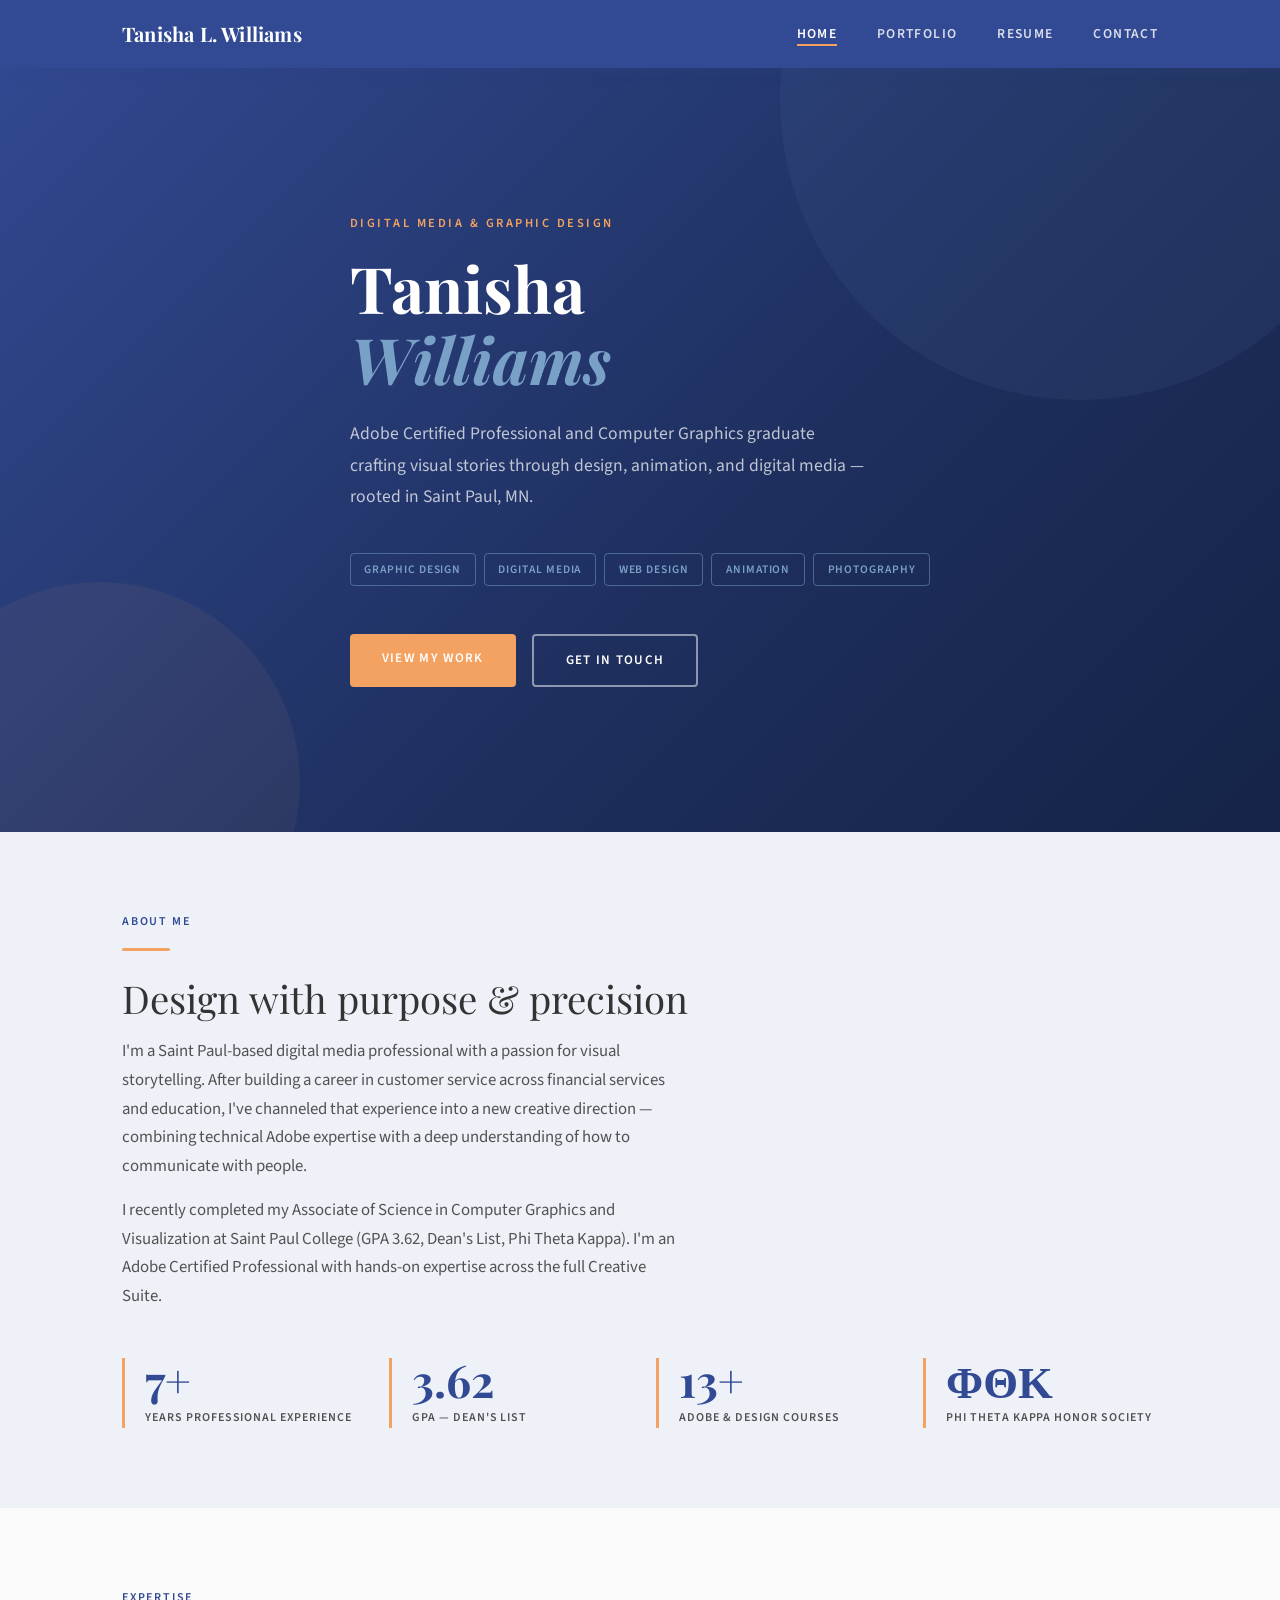
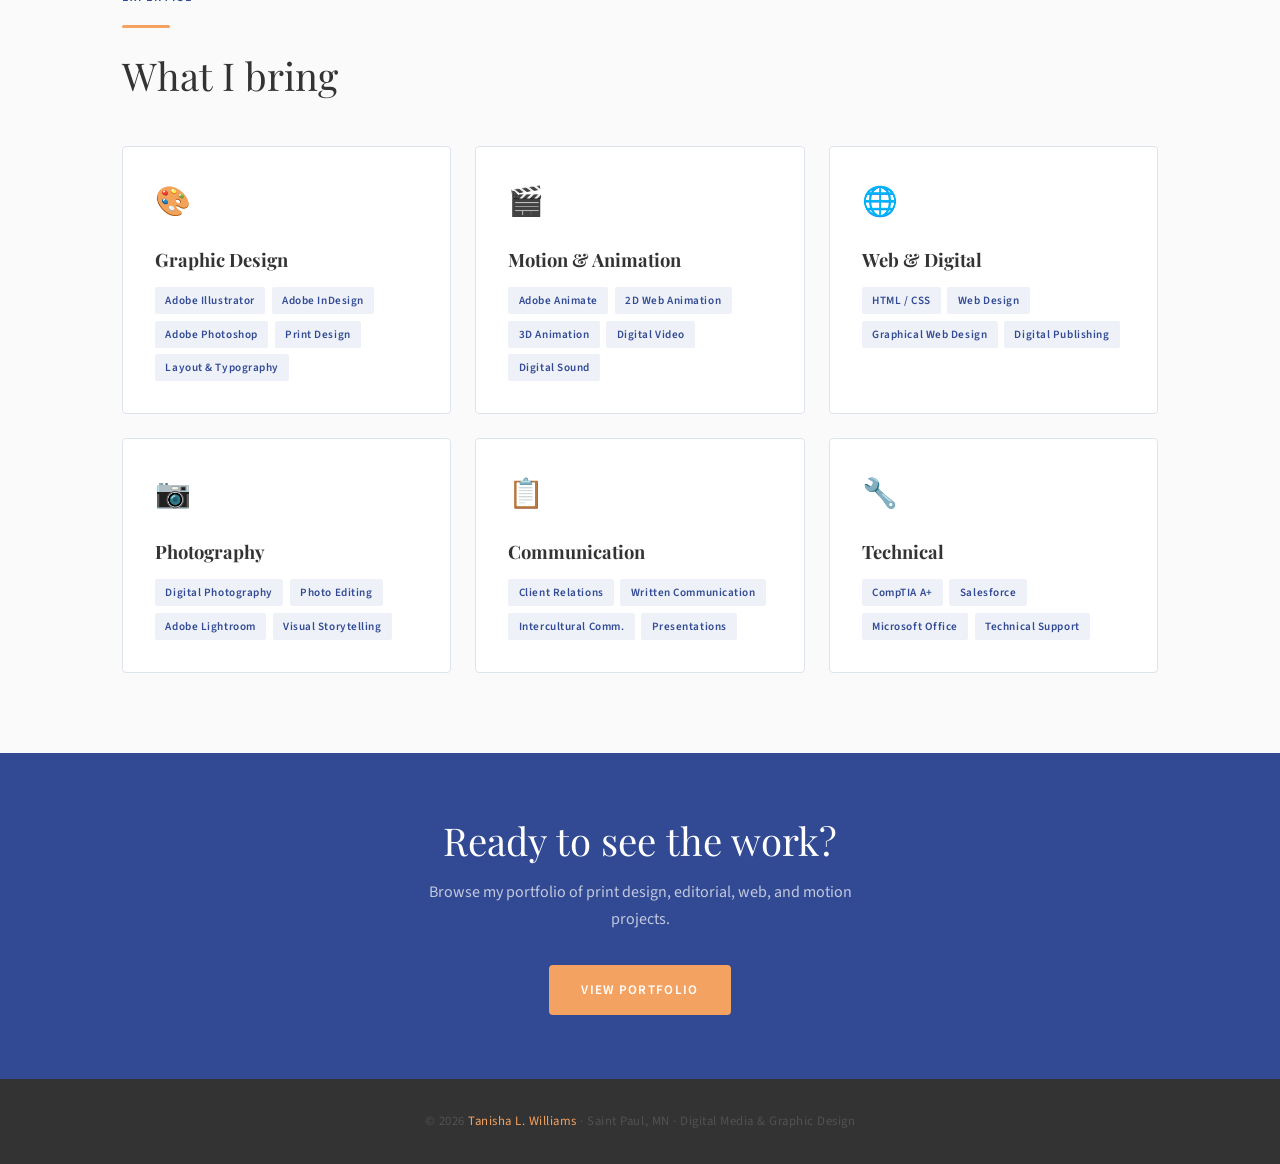
<file: index.html>
<!DOCTYPE html>
<html lang="en">
<head>
  <meta charset="UTF-8">
  <meta name="viewport" content="width=device-width, initial-scale=1.0">
  <title>Tanisha L. Williams — Digital Media Portfolio</title>
  <link rel="stylesheet" href="style.css">
</head>
<body>

  <!-- NAV -->
  <nav class="site-nav">
    <div class="container">
      <a href="index.html" class="nav-logo">Tanisha L. Williams</a>
      <ul class="nav-links">
        <li><a href="index.html" class="active">Home</a></li>
        <li><a href="portfolio.html">Portfolio</a></li>
        <li><a href="resume.html">Resume</a></li>
        <li><a href="contact.html">Contact</a></li>
      </ul>
      <button class="nav-hamburger" id="hamburger" aria-label="Open menu">
        <span></span><span></span><span></span>
      </button>
    </div>
  </nav>

  <!-- MOBILE MENU -->
  <div class="nav-mobile-menu" id="mobileMenu">
    <ul>
      <li><a href="index.html">Home</a></li>
      <li><a href="portfolio.html">Portfolio</a></li>
      <li><a href="resume.html">Resume</a></li>
      <li><a href="contact.html">Contact</a></li>
    </ul>
  </div>

  <!-- HERO -->
  <section class="hero page-top">
    <div class="container">
      <p class="hero-eyebrow">Digital Media &amp; Graphic Design</p>
      <h1>Tanisha<br><em>Williams</em></h1>
      <p class="hero-desc">Adobe Certified Professional and Computer Graphics graduate crafting visual stories through design, animation, and digital media — rooted in Saint Paul, MN.</p>
      <div class="hero-tags">
        <span class="tag">Graphic Design</span>
        <span class="tag">Digital Media</span>
        <span class="tag">Web Design</span>
        <span class="tag">Animation</span>
        <span class="tag">Photography</span>
      </div>
      <div class="hero-cta">
        <a href="portfolio.html" class="btn btn-primary">View My Work</a>
        <a href="contact.html" class="btn btn-outline">Get In Touch</a>
      </div>
    </div>
  </section>

  <!-- ABOUT -->
  <section class="page-section page-section--alt">
    <div class="container">
      <div class="section-header">
        <h4>About Me</h4>
        <div class="divider"></div>
        <h2>Design with purpose &amp; precision</h2>
        <p>I'm a Saint Paul-based digital media professional with a passion for visual storytelling. After building a career in customer service across financial services and education, I've channeled that experience into a new creative direction — combining technical Adobe expertise with a deep understanding of how to communicate with people.</p>
        <p>I recently completed my Associate of Science in Computer Graphics and Visualization at Saint Paul College (GPA 3.62, Dean's List, Phi Theta Kappa). I'm an Adobe Certified Professional with hands-on expertise across the full Creative Suite.</p>
      </div>
      <div class="stats-grid">
        <div class="stat-item">
          <div class="stat-number">7+</div>
          <div class="stat-label">Years Professional Experience</div>
        </div>
        <div class="stat-item">
          <div class="stat-number">3.62</div>
          <div class="stat-label">GPA — Dean's List</div>
        </div>
        <div class="stat-item">
          <div class="stat-number">13+</div>
          <div class="stat-label">Adobe &amp; Design Courses</div>
        </div>
        <div class="stat-item">
          <div class="stat-number">ΦΘΚ</div>
          <div class="stat-label">Phi Theta Kappa Honor Society</div>
        </div>
      </div>
    </div>
  </section>

  <!-- SKILLS -->
  <section class="page-section">
    <div class="container">
      <div class="section-header">
        <h4>Expertise</h4>
        <div class="divider"></div>
        <h2>What I bring</h2>
      </div>
      <div class="card-grid">
        <div class="card">
          <div class="card-icon">🎨</div>
          <h3>Graphic Design</h3>
          <ul class="skill-pills">
            <li>Adobe Illustrator</li>
            <li>Adobe InDesign</li>
            <li>Adobe Photoshop</li>
            <li>Print Design</li>
            <li>Layout &amp; Typography</li>
          </ul>
        </div>
        <div class="card">
          <div class="card-icon">🎬</div>
          <h3>Motion &amp; Animation</h3>
          <ul class="skill-pills">
            <li>Adobe Animate</li>
            <li>2D Web Animation</li>
            <li>3D Animation</li>
            <li>Digital Video</li>
            <li>Digital Sound</li>
          </ul>
        </div>
        <div class="card">
          <div class="card-icon">🌐</div>
          <h3>Web &amp; Digital</h3>
          <ul class="skill-pills">
            <li>HTML / CSS</li>
            <li>Web Design</li>
            <li>Graphical Web Design</li>
            <li>Digital Publishing</li>
          </ul>
        </div>
        <div class="card">
          <div class="card-icon">📷</div>
          <h3>Photography</h3>
          <ul class="skill-pills">
            <li>Digital Photography</li>
            <li>Photo Editing</li>
            <li>Adobe Lightroom</li>
            <li>Visual Storytelling</li>
          </ul>
        </div>
        <div class="card">
          <div class="card-icon">📋</div>
          <h3>Communication</h3>
          <ul class="skill-pills">
            <li>Client Relations</li>
            <li>Written Communication</li>
            <li>Intercultural Comm.</li>
            <li>Presentations</li>
          </ul>
        </div>
        <div class="card">
          <div class="card-icon">🔧</div>
          <h3>Technical</h3>
          <ul class="skill-pills">
            <li>CompTIA A+</li>
            <li>Salesforce</li>
            <li>Microsoft Office</li>
            <li>Technical Support</li>
          </ul>
        </div>
      </div>
    </div>
  </section>

  <!-- CTA STRIP -->
  <section style="background: var(--blue-dark); padding: 4rem 0; text-align: center;">
    <div class="container">
      <h2 style="color: var(--white); margin-bottom: 1rem;">Ready to see the work?</h2>
      <p style="color: rgba(255,255,255,0.7); margin-bottom: 2rem; max-width: 440px; margin-left: auto; margin-right: auto;">Browse my portfolio of print design, editorial, web, and motion projects.</p>
      <a href="portfolio.html" class="btn btn-primary">View Portfolio</a>
    </div>
  </section>

  <!-- FOOTER -->
  <footer class="site-footer">
    <p>© 2026 <span>Tanisha L. Williams</span> · Saint Paul, MN · Digital Media &amp; Graphic Design</p>
  </footer>

  <script>
    const hamburger = document.getElementById('hamburger');
    const mobileMenu = document.getElementById('mobileMenu');
    hamburger.addEventListener('click', () => {
      hamburger.classList.toggle('open');
      mobileMenu.classList.toggle('open');
    });
  </script>

</body>
</html>
</file>
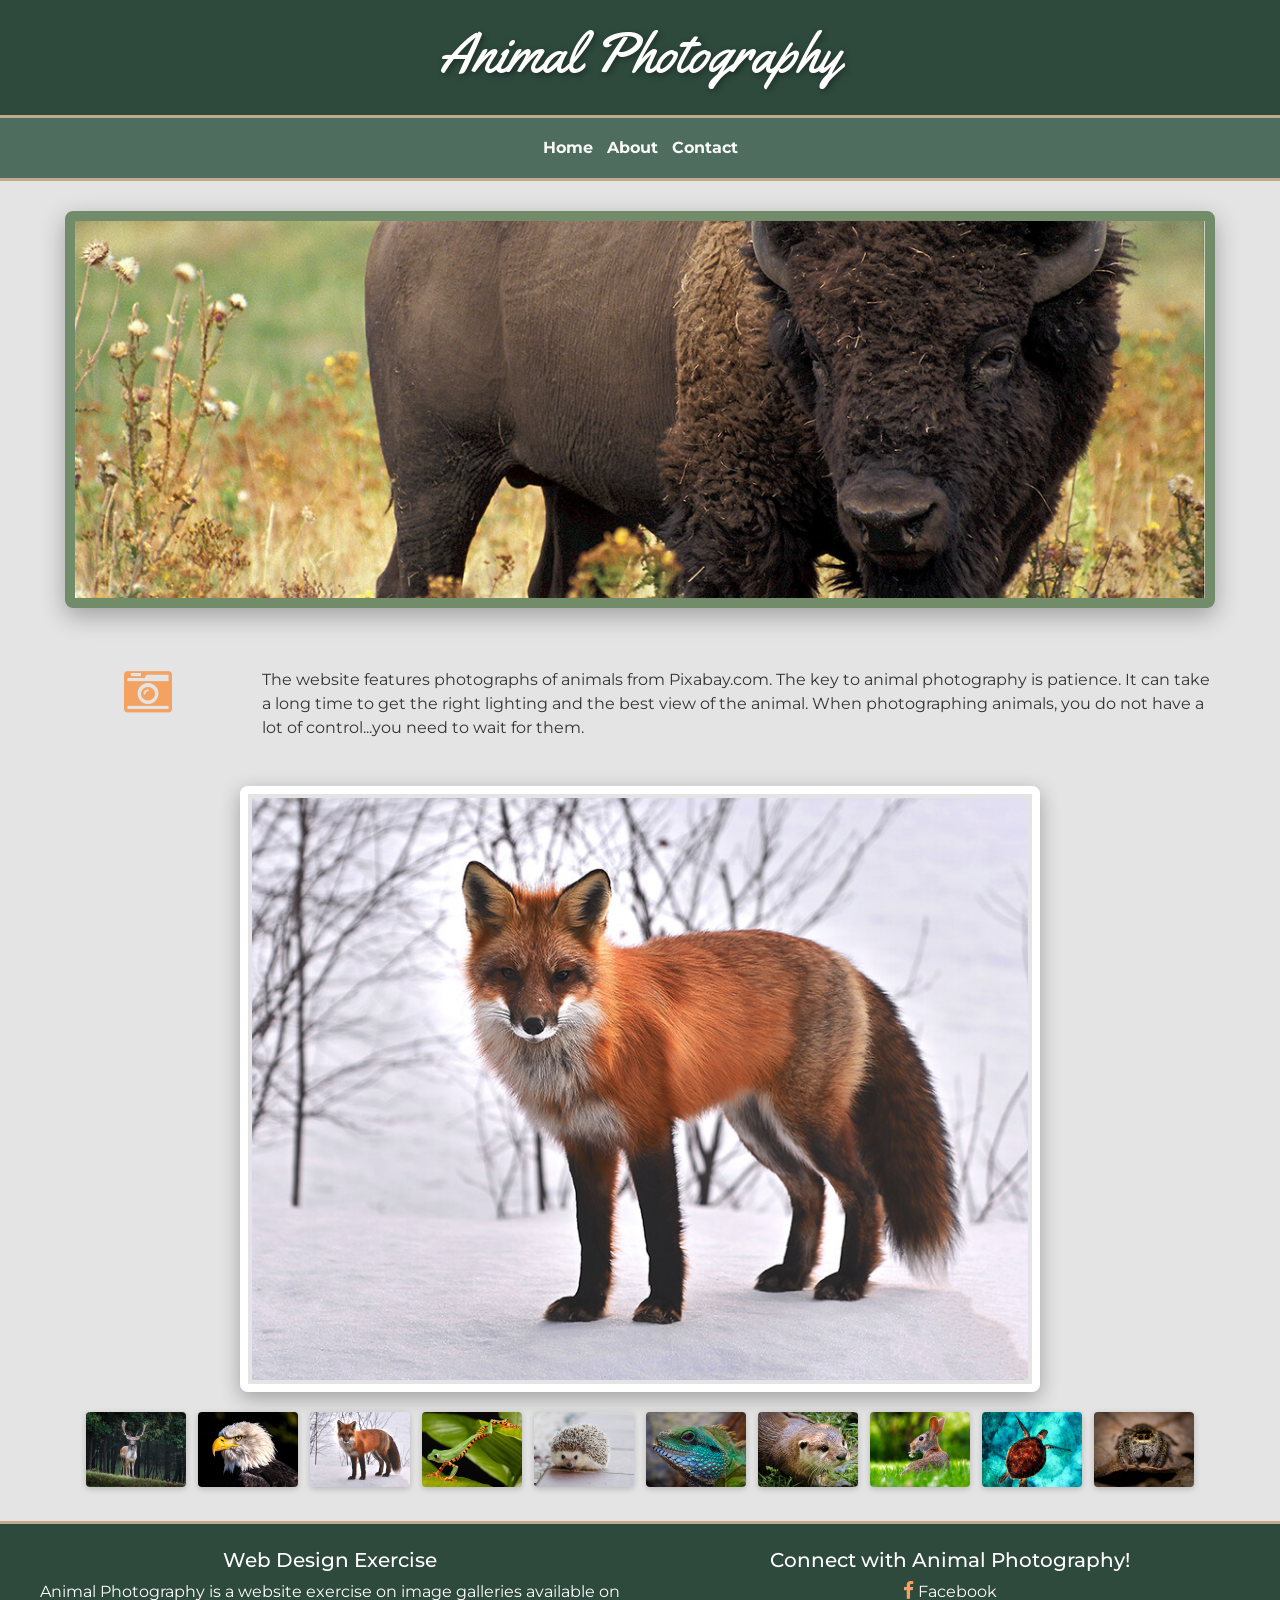
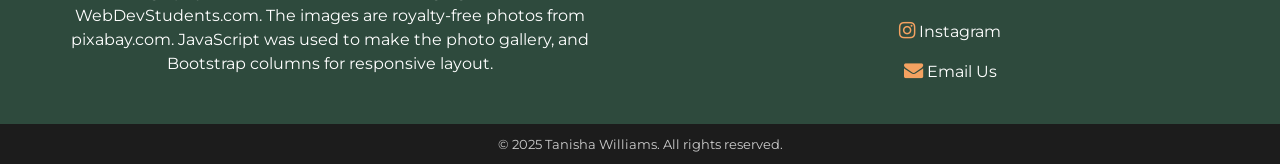
<file: animals/index.html>
<!DOCTYPE html>
<html lang="en">
<head>
	<meta charset="utf-8">
	<meta name="viewport" content="width=device-width, initial-scale=1, minimum-scale=1" />
	<meta name="description" content="This is an example of a meta description. This will often show up in search results so it is important to write a high quality description for each page of a website">
	<title>Animal Photography :: Home</title>
	<link href="https://fonts.googleapis.com/css2?family=Yellowtail&family=Montserrat:wght@400;700&display=swap" rel="stylesheet">
	<!-- Bootstrap Stylesheet-->
	<link rel="stylesheet" href="https://cdn.jsdelivr.net/npm/bootstrap@4.6.1/dist/css/bootstrap.min.css"> 
	<link rel="stylesheet" href="https://cdnjs.cloudflare.com/ajax/libs/font-awesome/4.7.0/css/font-awesome.min.css">
	<link rel="stylesheet" href="style.css">
</head>
<body>
	<header>
		<h1>Animal Photography</h1>
	</header>
	<nav>
		<ul>
  			<li><a href="index.html">Home</a></li>
    		<li><a href="about.html">About</a></li>
    		<li><a href="contact.html">Contact</a></li>
    	</ul>
	</nav>
	<main>
		<div class="container-fluid">

    <!-- bison hero image column -->
    <div class="row">
      <div class="col-sm-12">
        <img class="hero-image img-fluid" src="images/bison-hero.jpg" alt="Bison standing in a field" width="1200" height="400">
      </div>
    </div>

    <!-- Camera Icon and Text -->
    <div class="row icon-text-row">
      <div class="col-sm-2 text-center">
        <i class="fa fa-camera-retro fa-3x" aria-hidden="true"></i>
      </div>
      <div class="col-sm-10">
        <p>The website features photographs of animals from Pixabay.com. The key to animal photography is patience. It can take a long time to get the right lighting and the best view of the animal. When photographing animals, you do not have a lot of control...you need to wait for them.</p>
      </div>
    </div>

    <!-- this is the gallery -->
    
        <div class="row">
  <div class="col-sm-12">

    <div class="gallery">
      <!-- main image here -->
      <div class="preview">
        <img id="preview" src="images/fox.jpg" alt="Fox standing in snow" width="800" height="600">
      </div>

      <!-- thumbnail gallery -->
      <div class="gallery-thumbnails text-center">
        <img onclick="document.getElementById('preview').src=document.getElementById('img1').src" id="img1" src="images/deer.jpg" alt="Deer in the forest">
        <img onclick="document.getElementById('preview').src=document.getElementById('img2').src" id="img2" src="images/eagle.jpg" alt="Bald eagle in flight">
        <img onclick="document.getElementById('preview').src=document.getElementById('img3').src" id="img3" src="images/fox.jpg" alt="Fox standing in snow">
        <img onclick="document.getElementById('preview').src=document.getElementById('img4').src" id="img4" src="images/frog.jpg" alt="Green frog on a leaf">
        <img onclick="document.getElementById('preview').src=document.getElementById('img5').src" id="img5" src="images/hedgehog.jpg" alt="Hedgehog on a tile floor">
        <img onclick="document.getElementById('preview').src=document.getElementById('img6').src" id="img6" src="images/lizard.jpg" alt="Lizard on a rock">
        <img onclick="document.getElementById('preview').src=document.getElementById('img7').src" id="img7" src="images/otter.jpg" alt="Otter resting in grass">
        <img onclick="document.getElementById('preview').src=document.getElementById('img8').src" id="img8" src="images/rabbit.jpg" alt="Rabbit sitting with a flower">
        <img onclick="document.getElementById('preview').src=document.getElementById('img9').src" id="img9" src="images/seaturtle.jpg" alt="Sea turtle underwater">
        <img onclick="document.getElementById('preview').src=document.getElementById('img10').src" id="img10" src="images/spider.jpg" alt="Spider on a leaf">
      </div>
    </div>

  </div>
</div>
      </div>
    </div>

  </div>
	</main>
	<footer>
		<div class="container-fluid">

    <div class="row py-4 footer-top">
      <div class="col-sm-6">
        <h5>Web Design Exercise</h5>
        <p>
          Animal Photography is a website exercise on image galleries available on WebDevStudents.com.
          The images are royalty-free photos from pixabay.com. JavaScript was used to make the photo
          gallery, and Bootstrap columns for responsive layout.
        </p>
      </div>
      <div class="col-sm-6">
        <h5>Connect with Animal Photography!</h5>
        <p><i class="fa fa-facebook"></i> Facebook</p>
        <p><i class="fa fa-instagram"></i> Instagram</p>
        <p><i class="fa fa-envelope"></i> Email Us</p>
      </div>
    </div>

    <div class="row text-center py-2 footer-bottom">
      <div class="col-sm-12">
        <small>&copy; 2025 Tanisha Williams. All rights reserved.</small>
      </div>
    </div>

  </div>
	</footer>
	<!--jQuery, Popper, and Bootstrap Javascript files-->
<script src="https://cdn.jsdelivr.net/npm/jquery@3.6.0/dist/jquery.slim.min.js"></script>
<script src="https://cdn.jsdelivr.net/npm/popper.js@1.16.1/dist/umd/popper.min.js"></script>
<script src="https://cdn.jsdelivr.net/npm/bootstrap@4.6.1/dist/js/bootstrap.bundle.min.js"></script>

	
</body>
</html>
</file>
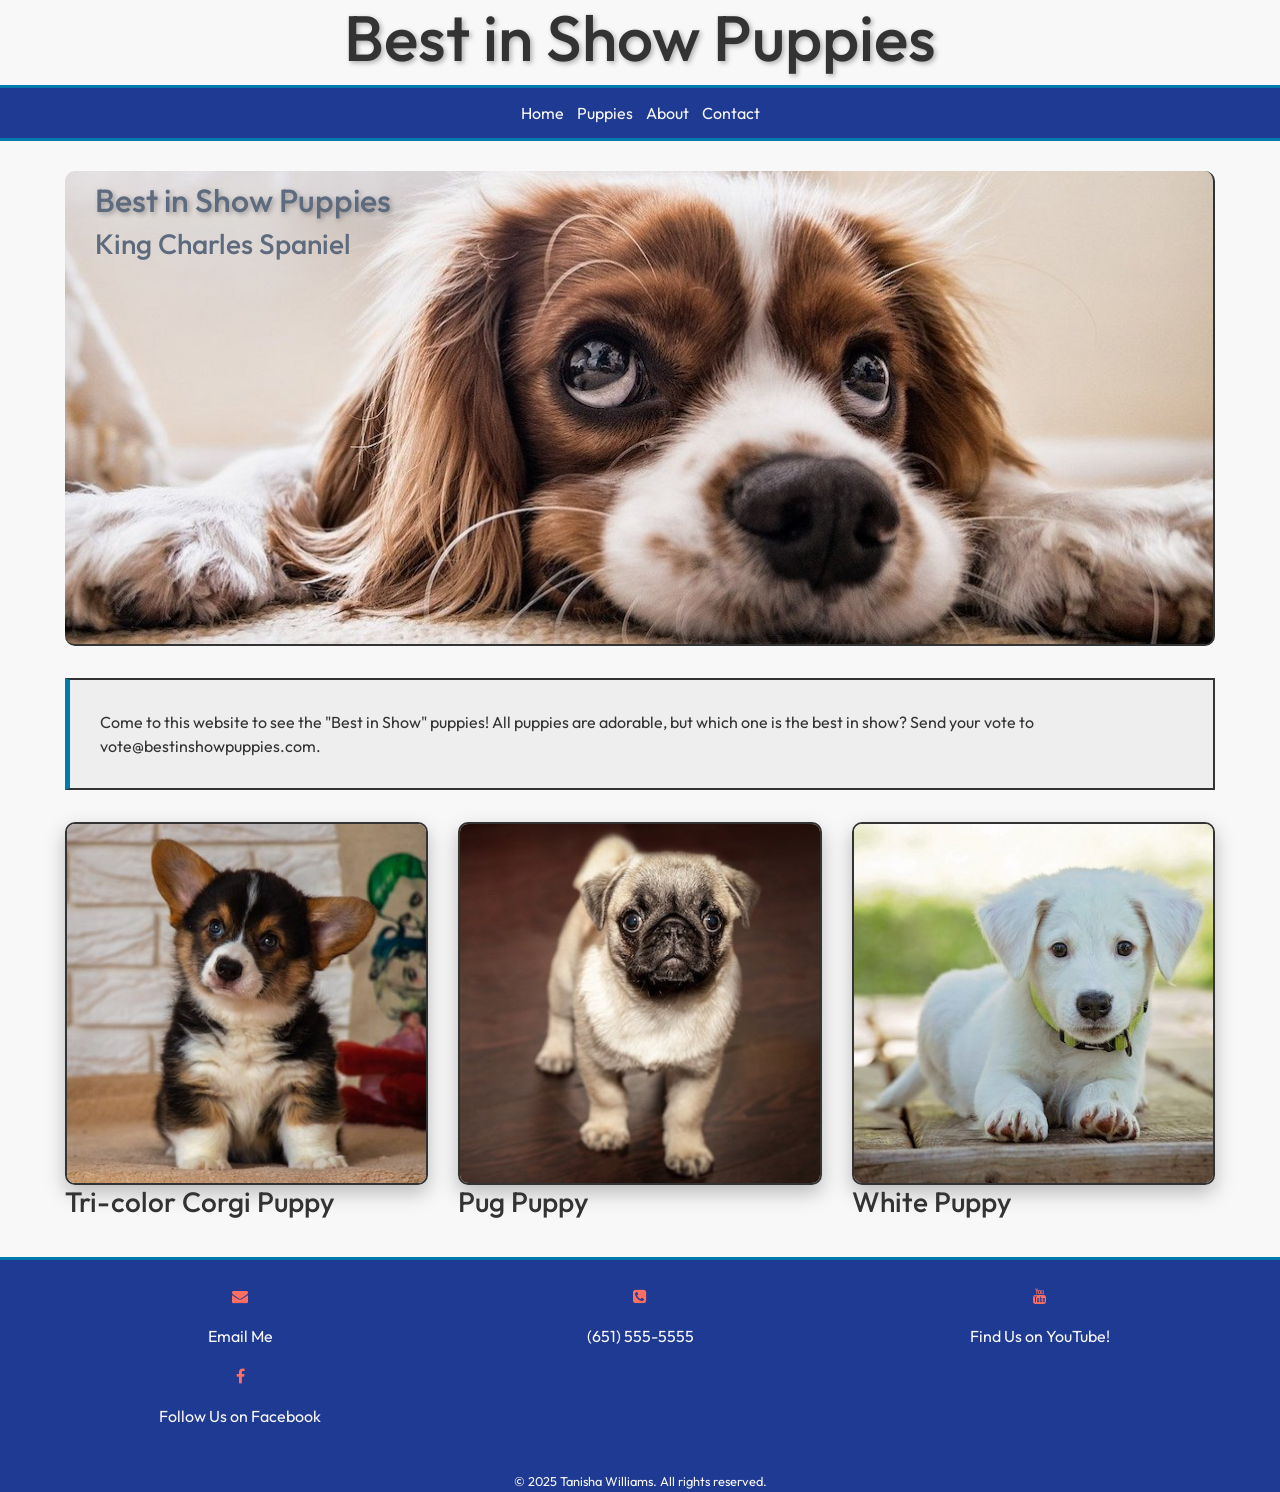
<file: puppies/index.html>
<!DOCTYPE html>
<html lang="en">
<head>
	<meta charset="utf-8">
	<meta name="viewport" content="width=device-width, initial-scale=1, minimum-scale=1" />
	<meta name="description" content="This is an example of a meta description. This will often show up in search results so it is important to write a high quality description for each page of a website">
	<title>Best In Show Puppies::HOME</title>
	<!-- Bootstrap Stylesheet-->
	<link rel="stylesheet" href="https://cdn.jsdelivr.net/npm/bootstrap@4.6.1/dist/css/bootstrap.min.css"> 
	<link rel="stylesheet" href="https://cdnjs.cloudflare.com/ajax/libs/font-awesome/4.7.0/css/font-awesome.min.css">
	<link rel="stylesheet" href="style.css">
</head>
<body>
	<header>
		<h1>Best in Show Puppies</h1>
	</header>
	<nav>
		<ul>
  			<li><a href="index.html">Home</a></li>
  			<li><a href="puppies.html">Puppies</a></li>
    		<li><a href="about.html">About</a></li>
    		<li><a href="contact.html">Contact</a></li>
    	</ul>
	</nav>
	<main>
		
		<div class="container-fluid">
			<div class="row">
				<div class="col-sm-12">
					<div class="home-hero">
						<h2>Best in Show Puppies</h2>
						<h3>King Charles Spaniel</h3>
						</div> <!--close home-hero-->
						<blockquote>Come to this website to see the "Best in Show" puppies! 
							All puppies are adorable, but which one is the best in show? Send your vote to <a href="mailto:vote@bestinshowpuppies.com">vote@bestinshowpuppies.com</a>.
						</blockquote>	
							
						</div><!--close the column-->
					</div> <!--close the row-->

				<!-- Puppies Row-->
				<div class="row">
					<!--corgi-->
					<div class="col-sm-4">
						<img src="images/corgi.jpg" height="400" width="400" alt="corgi puppy" class="img-fluid">
						<h3>Tri-color Corgi Puppy</h3>
					</div><!--close first/corgi column-->
					<!--pug-->
					<div class="col-sm-4">
						<img src="images/pug.jpg" height="400" width="400" alt="pug puppy" class="img-fluid">
						<h3>Pug Puppy</h3>
					</div><!--close second/pug column-->
					<!--white puppy-->
					<div class="col-sm-4">
						<img src="images/white-puppy.jpg" height="400" width="400" alt="white puppy" class="img-fluid">
						<h3>White Puppy</h3>
					</div><!--close third/white puppy column-->
				</div><!--close puppy row-->

				</div><!--close container-fluid-->
	</main>
	<footer>
  
  <div class="container-fluid">
    <div class="footer-content">

      <div class="row text-white text-center py-4">
        <div class="col-sm-4">
          <p><i class="fa fa-envelope"></i></p>
          <p><a href="mailto:williamtanishal@gmail.com">Email Me</a></p>
        </div>
        <div class="col-sm-4">
          <p><i class="fa fa-phone-square"></i></p>
          <p><a href="tel:6515555555">(651) 555-5555</a></p>
        </div>
        <div class="col-sm-4">
          <p><i class="fa fa-youtube" aria-hidden="true"></i></p>
          <p><a href="sms:6515555555">Find Us on YouTube!</a></p>
        </div>
        <div class="col-sm-4">
          <p><i class="fa fa-facebook" aria-hidden="true"></i></p>
          <p><a href="sms:6515555555">Follow Us on Facebook</a></p>
        </div>

       
      </div>

   
          <small>&copy; 2025 Tanisha Williams. All rights reserved.</small>
        </div>
      </div>

    </div> <!-- /.footer-inner -->
  </div>
</footer>
	<!--jQuery, Popper, and Bootstrap Javascript files-->
<script src="https://cdn.jsdelivr.net/npm/jquery@3.6.0/dist/jquery.slim.min.js"></script>
<script src="https://cdn.jsdelivr.net/npm/popper.js@1.16.1/dist/umd/popper.min.js"></script>
<script src="https://cdn.jsdelivr.net/npm/bootstrap@4.6.1/dist/js/bootstrap.bundle.min.js"></script>

	
</body>
</html>
</file>
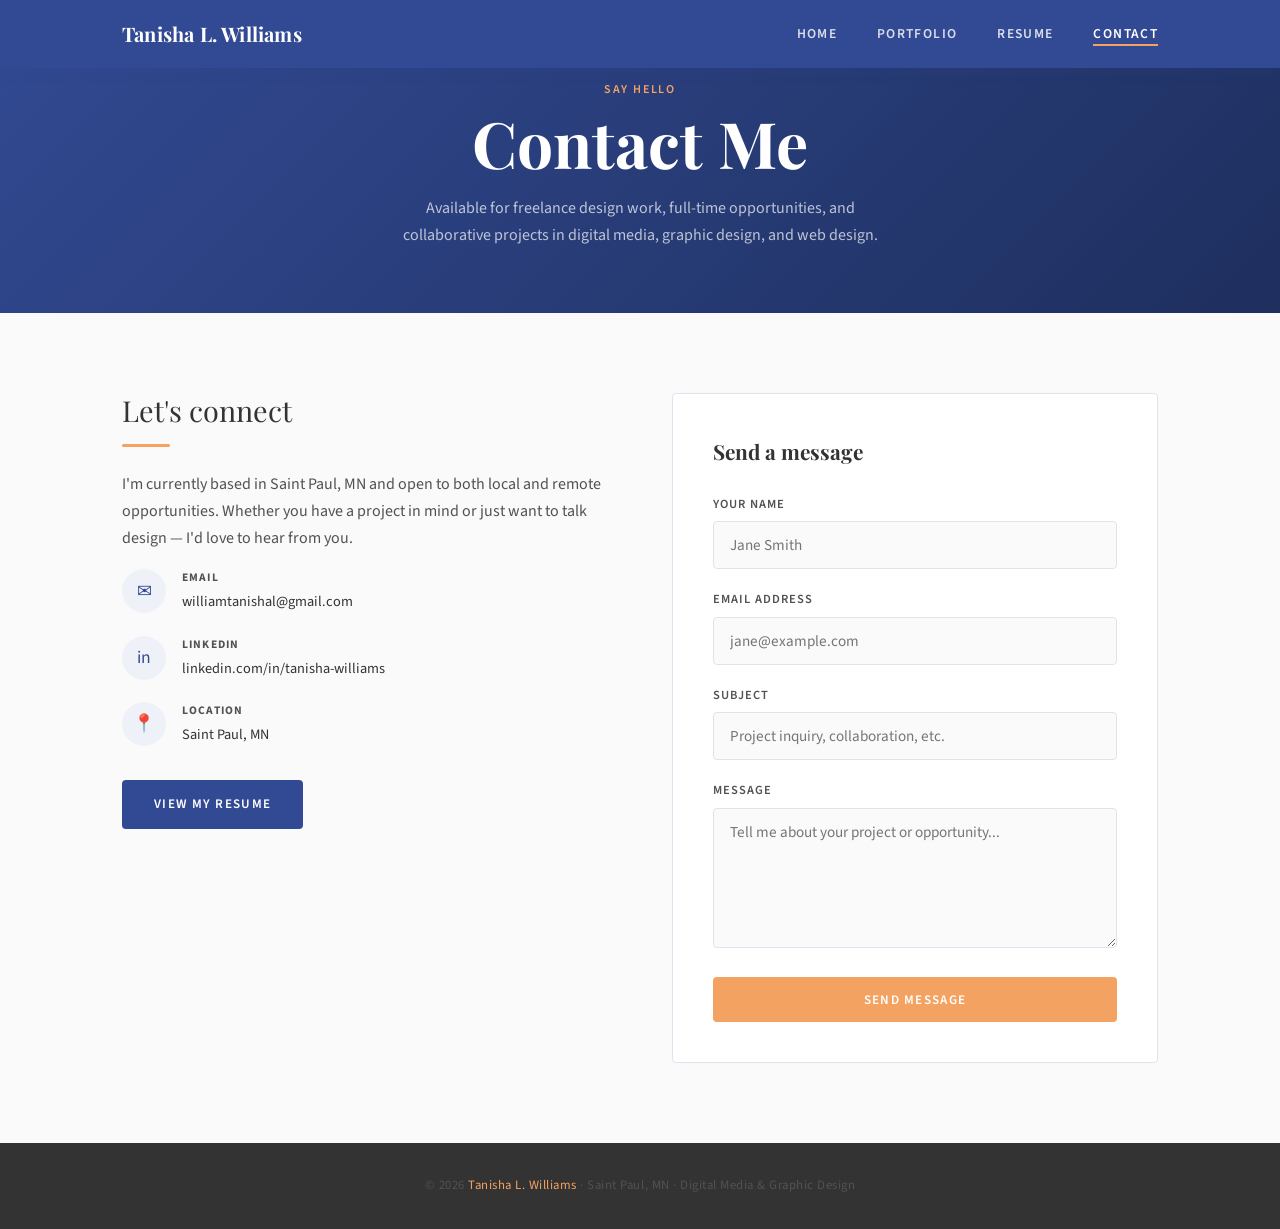
<file: contact.html>
<!DOCTYPE html>
<html lang="en">
<head>
  <meta charset="UTF-8">
  <meta name="viewport" content="width=device-width, initial-scale=1.0">
  <title>Contact — Tanisha L. Williams</title>
  <link rel="stylesheet" href="style.css">
</head>
<body>

  <!-- NAV -->
  <nav class="site-nav">
    <div class="container">
      <a href="index.html" class="nav-logo">Tanisha L. Williams</a>
      <ul class="nav-links">
        <li><a href="index.html">Home</a></li>
        <li><a href="portfolio.html">Portfolio</a></li>
        <li><a href="resume.html">Resume</a></li>
        <li><a href="contact.html" class="active">Contact</a></li>
      </ul>
      <button class="nav-hamburger" id="hamburger" aria-label="Open menu">
        <span></span><span></span><span></span>
      </button>
    </div>
  </nav>

  <!-- MOBILE MENU -->
  <div class="nav-mobile-menu" id="mobileMenu">
    <ul>
      <li><a href="index.html">Home</a></li>
      <li><a href="portfolio.html">Portfolio</a></li>
      <li><a href="resume.html">Resume</a></li>
      <li><a href="contact.html">Contact</a></li>
    </ul>
  </div>

  <!-- HERO -->
  <section class="contact-hero page-top">
    <div class="container">
      <h4 style="color: var(--coral); margin-bottom: 0.5rem;">Say Hello</h4>
      <h1>Contact Me</h1>
      <p>Available for freelance design work, full-time opportunities, and collaborative projects in digital media, graphic design, and web design.</p>
    </div>
  </section>

  <!-- CONTACT SECTION -->
  <section class="page-section">
    <div class="container">
      <div class="contact-grid">

        <!-- Contact Info -->
        <div class="contact-info">
          <h2>Let's connect</h2>
          <div class="divider"></div>
          <p>I'm currently based in Saint Paul, MN and open to both local and remote opportunities. Whether you have a project in mind or just want to talk design — I'd love to hear from you.</p>

          <div class="contact-item">
            <div class="contact-item-icon">✉</div>
            <div class="contact-item-text">
              <strong>Email</strong>
              <a href="mailto:williamtanishal@gmail.com">williamtanishal@gmail.com</a>
            </div>
          </div>

          <div class="contact-item">
            <div class="contact-item-icon">in</div>
            <div class="contact-item-text">
              <strong>LinkedIn</strong>
              <a href="https://www.linkedin.com/in/tanisha-williams-97a414207/" target="_blank">linkedin.com/in/tanisha-williams</a>
            </div>
          </div>

          <div class="contact-item">
            <div class="contact-item-icon">📍</div>
            <div class="contact-item-text">
              <strong>Location</strong>
              Saint Paul, MN
            </div>
          </div>

          <div style="margin-top: 2rem;">
            <a href="resume.html" class="btn btn-blue">View My Resume</a>
          </div>
        </div>

        <!-- Contact Form -->
        <div class="contact-form">
  <h3>Send a message</h3>
  <form action="https://formspree.io/f/mreolgaq" method="POST">
    <div class="form-group">
      <label for="name">Your Name</label>
      <input type="text" id="name" name="name" placeholder="Jane Smith" required>
    </div>
    <div class="form-group">
      <label for="email">Email Address</label>
      <input type="email" id="email" name="email" placeholder="jane@example.com" required>
    </div>
    <div class="form-group">
      <label for="subject">Subject</label>
      <input type="text" id="subject" name="subject" placeholder="Project inquiry, collaboration, etc.">
    </div>
    <div class="form-group">
      <label for="message">Message</label>
      <textarea id="message" name="message" placeholder="Tell me about your project or opportunity..."></textarea>
    </div>
    <button type="submit" class="btn btn-primary" style="width: 100%;">Send Message</button>
  </form>
</div>
    </div>
  </section>

  <!-- FOOTER -->
  <footer class="site-footer">
    <p>© 2026 <span>Tanisha L. Williams</span> · Saint Paul, MN · Digital Media &amp; Graphic Design</p>
  </footer>

  <script>
    const hamburger = document.getElementById('hamburger');
    const mobileMenu = document.getElementById('mobileMenu');
    hamburger.addEventListener('click', () => {
      hamburger.classList.toggle('open');
      mobileMenu.classList.toggle('open');
    });

  
  </script>

</body>
</html>
</file>
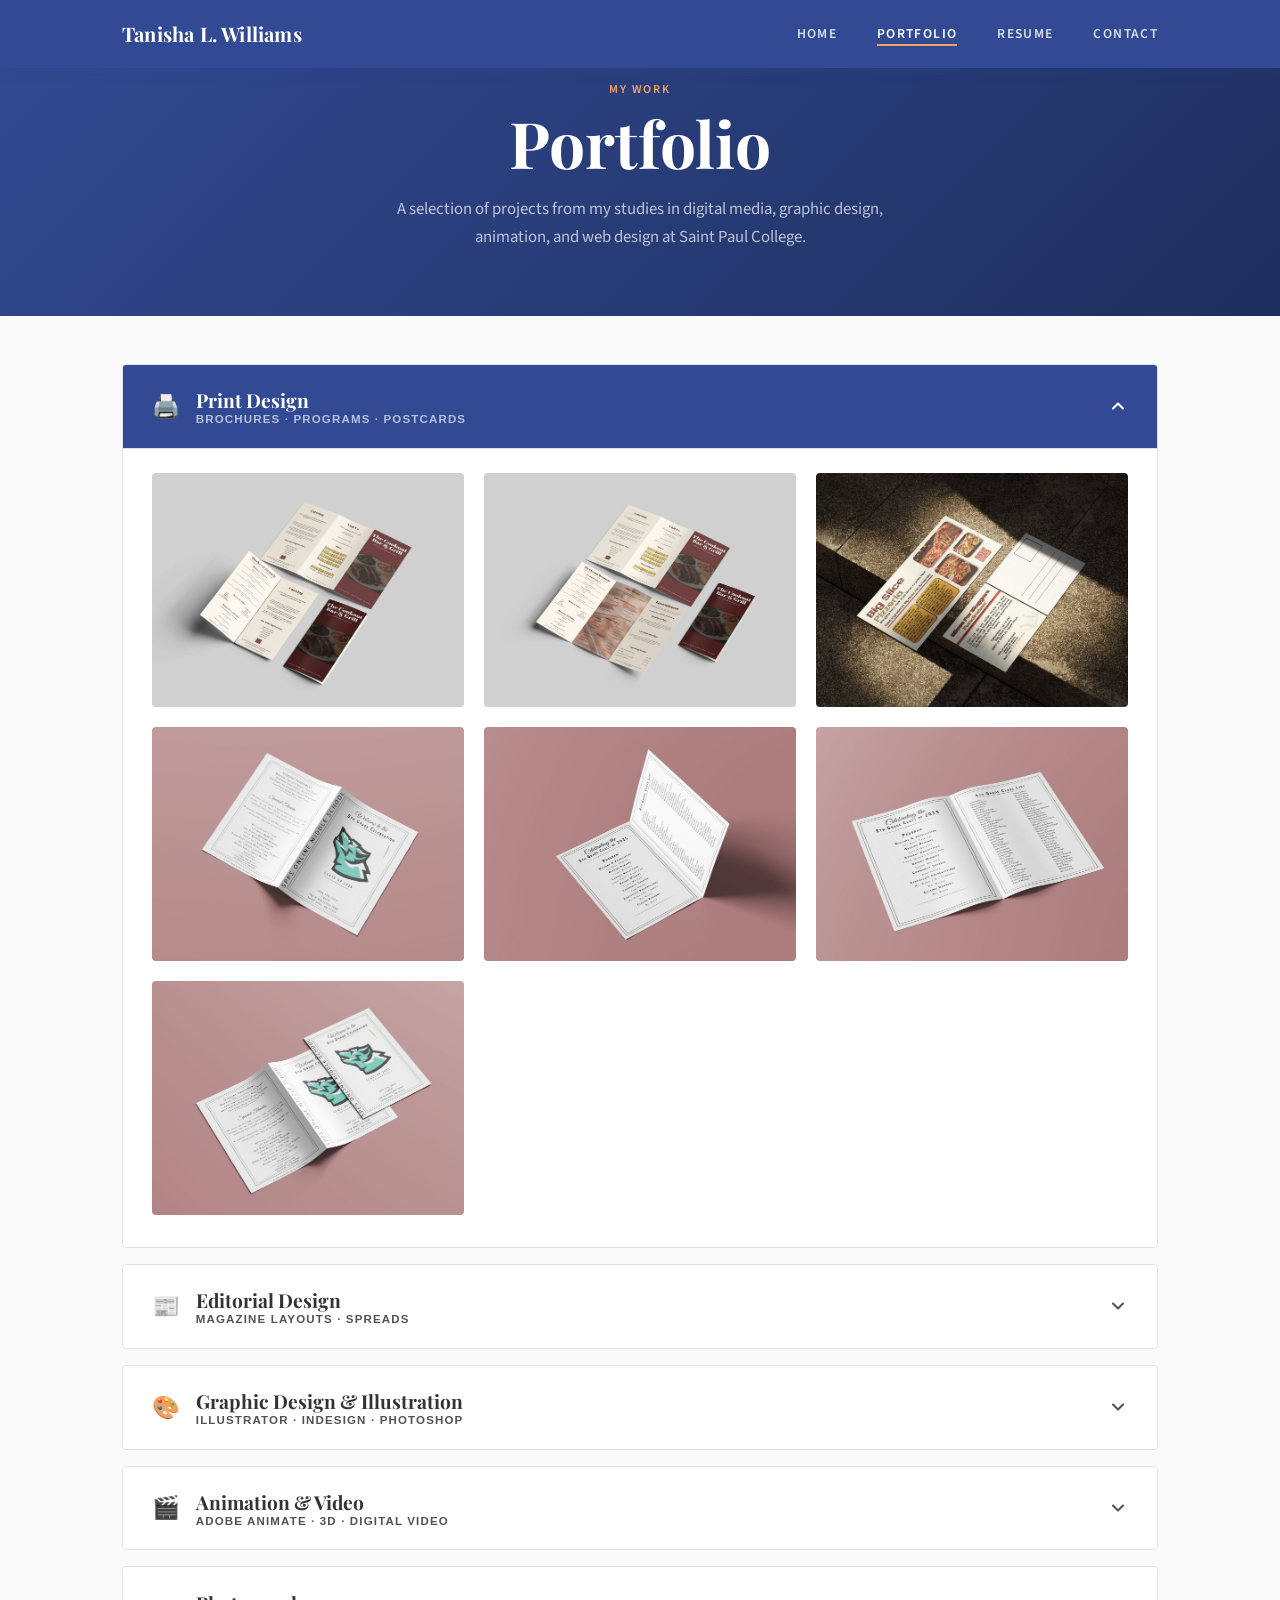
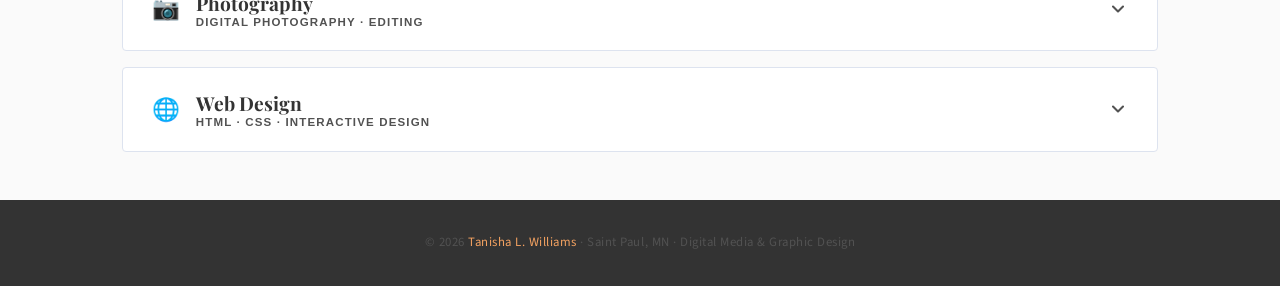
<file: portfolio.html>
<!DOCTYPE html>
<html lang="en">
  <head>
    <meta charset="UTF-8" />
    <meta name="viewport" content="width=device-width, initial-scale=1.0" />
    <title>Portfolio — Tanisha L. Williams</title>
    <link rel="stylesheet" href="style.css" />
  </head>
  <body>
    <!-- NAV -->
    <nav class="site-nav">
      <div class="container">
        <a href="index.html" class="nav-logo">Tanisha L. Williams</a>
        <ul class="nav-links">
          <li><a href="index.html">Home</a></li>
          <li><a href="portfolio.html" class="active">Portfolio</a></li>
          <li><a href="resume.html">Resume</a></li>
          <li><a href="contact.html">Contact</a></li>
        </ul>
        <button class="nav-hamburger" id="hamburger" aria-label="Open menu">
          <span></span>
          <span></span>
          <span></span>
        </button>
      </div>
    </nav>

    <!-- MOBILE MENU -->
    <div class="nav-mobile-menu" id="mobileMenu">
      <ul>
        <li><a href="index.html">Home</a></li>
        <li><a href="portfolio.html">Portfolio</a></li>
        <li><a href="resume.html">Resume</a></li>
        <li><a href="contact.html">Contact</a></li>
      </ul>
    </div>

    <!-- HERO -->
    <section class="portfolio-hero page-top">
      <div class="container">
        <h4 style="color: var(--coral); margin-bottom: 0.5rem">My Work</h4>
        <h1>Portfolio</h1>
        <p>
          A selection of projects from my studies in digital media, graphic design, animation, and web design at Saint
          Paul College.
        </p>
      </div>
    </section>

    <!-- ACCORDION SECTIONS -->
    <div class="portfolio-accordion">
      <!-- PRINT DESIGN -->
      <div class="accordion-item">
        <button class="accordion-header active" data-target="print">
          <div class="accordion-header-left">
            <span class="accordion-icon">🖨️</span>
            <div>
              <div class="accordion-title">Print Design</div>
              <div class="accordion-count">Brochures · Programs · Postcards</div>
            </div>
          </div>
          <svg
            class="accordion-chevron"
            viewBox="0 0 24 24"
            fill="none"
            stroke="currentColor"
            stroke-width="2.5"
            stroke-linecap="round"
            stroke-linejoin="round"
          >
            <polyline points="6 9 12 15 18 9"></polyline>
          </svg>
        </button>
        <div class="accordion-body open" id="print">
          <div class="portfolio-grid">
            <div class="portfolio-card">
              <img src="images/BrochureMockup2.jpg" alt="Cookout Bar &amp; Grill Brochure" />
              <div class="portfolio-card-overlay">
                <h3>Cookout Bar &amp; Grill Brochure</h3>
                <p>Tri-fold brochure — exterior view</p>
              </div>
            </div>

            <div class="portfolio-card">
              <img src="images/BrochureMockup4.jpg" alt="Cookout Bar &amp; Grill Brochure Interior" />
              <div class="portfolio-card-overlay">
                <h3>Cookout Bar &amp; Grill Brochure</h3>
                <p>Interior spread with full menu &amp; events</p>
              </div>
            </div>

            <div class="portfolio-card">
              <img src="images/PostCardProject.jpg" alt="Big Slice Pizzeria Postcard" />
              <div class="portfolio-card-overlay">
                <h3>Big Slice Pizzeria Postcard</h3>
                <p>Double-sided direct mail postcard</p>
              </div>
            </div>

            <div class="portfolio-card">
              <img src="images/MiddleSchoolAwardProgram02.jpg" alt="8th Grade Celebration Program Cover" />
              <div class="portfolio-card-overlay">
                <h3>8th Grade Celebration Program</h3>
                <p>SPPS Online Middle School — Class of 2025</p>
              </div>
            </div>

            <div class="portfolio-card">
              <img src="images/MiddleSchoolAwardProgram4.jpg" alt="Award Program Interior" />
              <div class="portfolio-card-overlay">
                <h3>Celebration Program — Interior</h3>
                <p>Program order &amp; class roster</p>
              </div>
            </div>

            <div class="portfolio-card">
              <img src="images/MiddleSchoolAwardProgram6.jpg" alt="Award Program Spread" />
              <div class="portfolio-card-overlay">
                <h3>Celebration Program — Spread</h3>
                <p>Full open spread view</p>
              </div>
            </div>

            <div class="portfolio-card">
              <img src="images/MiddleSchoolAwardProgram8.jpg" alt="Award Program Detail" />
              <div class="portfolio-card-overlay">
                <h3>Celebration Program — Detail</h3>
                <p>Student involvement &amp; special thanks</p>
              </div>
            </div>
          </div>
        </div>
      </div>

      <!-- EDITORIAL DESIGN -->
      <div class="accordion-item">
        <button class="accordion-header" data-target="editorial">
          <div class="accordion-header-left">
            <span class="accordion-icon">📰</span>
            <div>
              <div class="accordion-title">Editorial Design</div>
              <div class="accordion-count">Magazine Layouts · Spreads</div>
            </div>
          </div>
          <svg
            class="accordion-chevron"
            viewBox="0 0 24 24"
            fill="none"
            stroke="currentColor"
            stroke-width="2.5"
            stroke-linecap="round"
            stroke-linejoin="round"
          >
            <polyline points="6 9 12 15 18 9"></polyline>
          </svg>
        </button>
        <div class="accordion-body" id="editorial">
          <div class="portfolio-grid">
            <div class="portfolio-card">
              <img src="images/Magazine.jpg" alt="Teen Magazine Spread 1" />
              <div class="portfolio-card-overlay">
                <h3>Teen Magazine — Spread 1</h3>
                <p>Editorial layout with multi-column typography</p>
              </div>
            </div>

            <div class="portfolio-card">
              <img src="images/Magazine2.jpg" alt="Teen Magazine Spread 2" />
              <div class="portfolio-card-overlay">
                <h3>Teen Magazine — Spread 2</h3>
                <p>Prom Night feature with glam aesthetic</p>
              </div>
            </div>

            <div class="portfolio-card">
              <img src="images/Magazine3.jpg" alt="Teen Magazine Spread 3" />
              <div class="portfolio-card-overlay">
                <h3>Teen Magazine — Spread 3</h3>
                <p>Consistent visual language across layouts</p>
              </div>
            </div>
          </div>
        </div>
      </div>

      <!-- GRAPHIC DESIGN / ILLUSTRATION -->
      <div class="accordion-item">
        <button class="accordion-header" data-target="illustration">
          <div class="accordion-header-left">
            <span class="accordion-icon">🎨</span>
            <div>
              <div class="accordion-title">Graphic Design &amp; Illustration</div>
              <div class="accordion-count">Illustrator · InDesign · Photoshop</div>
            </div>
          </div>
          <svg
            class="accordion-chevron"
            viewBox="0 0 24 24"
            fill="none"
            stroke="currentColor"
            stroke-width="2.5"
            stroke-linecap="round"
            stroke-linejoin="round"
          >
            <polyline points="6 9 12 15 18 9"></polyline>
          </svg>
        </button>
        <div class="accordion-body" id="illustration">
          <div class="portfolio-placeholder">
            ✦ Additional work samples coming soon.
            <a href="contact.html">Contact me</a>
            to request the full portfolio.
          </div>
        </div>
      </div>

      <!-- ANIMATION & VIDEO -->
      <div class="accordion-item">
        <button class="accordion-header" data-target="animation">
          <div class="accordion-header-left">
            <span class="accordion-icon">🎬</span>
            <div>
              <div class="accordion-title">Animation &amp; Video</div>
              <div class="accordion-count">Adobe Animate · 3D · Digital Video</div>
            </div>
          </div>
          <svg
            class="accordion-chevron"
            viewBox="0 0 24 24"
            fill="none"
            stroke="currentColor"
            stroke-width="2.5"
            stroke-linecap="round"
            stroke-linejoin="round"
          >
            <polyline points="6 9 12 15 18 9"></polyline>
          </svg>
        </button>
        <div class="accordion-body" id="animation">
          <div class="portfolio-placeholder">
            ✦ Video and animation samples available on request.
            <a href="contact.html">Get in touch</a>
            .
          </div>
        </div>
      </div>

      <!-- PHOTOGRAPHY -->
      <div class="accordion-item">
        <button class="accordion-header" data-target="photography">
          <div class="accordion-header-left">
            <span class="accordion-icon">📷</span>
            <div>
              <div class="accordion-title">Photography</div>
              <div class="accordion-count">Digital Photography · Editing</div>
            </div>
          </div>
          <svg
            class="accordion-chevron"
            viewBox="0 0 24 24"
            fill="none"
            stroke="currentColor"
            stroke-width="2.5"
            stroke-linecap="round"
            stroke-linejoin="round"
          >
            <polyline points="6 9 12 15 18 9"></polyline>
          </svg>
        </button>
        <div class="accordion-body" id="photography">
          <div class="portfolio-placeholder">
            ✦ Photography samples coming soon.
            <a href="contact.html">Contact me</a>
            to see full work.
          </div>
        </div>
      </div>

      <!-- WEB DESIGN -->
      <div class="accordion-item">
        <button class="accordion-header" data-target="web">
          <div class="accordion-header-left">
            <span class="accordion-icon">🌐</span>
            <div>
              <div class="accordion-title">Web Design</div>
              <div class="accordion-count">HTML · CSS · Interactive Design</div>
            </div>
          </div>
          <svg
            class="accordion-chevron"
            viewBox="0 0 24 24"
            fill="none"
            stroke="currentColor"
            stroke-width="2.5"
            stroke-linecap="round"
            stroke-linejoin="round"
          >
            <polyline points="6 9 12 15 18 9"></polyline>
          </svg>
        </button>
        <div class="accordion-body" id="web">
          <div class="portfolio-placeholder">
            ✦ Web design projects coming soon — including this site!
            <a href="contact.html">Reach out</a>
            to learn more.
          </div>
        </div>
      </div>
    </div>
    <!-- end accordion -->

    <!-- FOOTER -->
    <footer class="site-footer">
      <p>
        © 2026
        <span>Tanisha L. Williams</span>
        · Saint Paul, MN · Digital Media &amp; Graphic Design
      </p>
    </footer>

    <script>
      // Nav hamburger
      const hamburger = document.getElementById("hamburger");
      const mobileMenu = document.getElementById("mobileMenu");
      hamburger.addEventListener("click", () => {
        hamburger.classList.toggle("open");
        mobileMenu.classList.toggle("open");
      });

      // Accordion
      document.querySelectorAll(".accordion-header").forEach((btn) => {
        btn.addEventListener("click", () => {
          const targetId = btn.dataset.target;
          const body = document.getElementById(targetId);
          const isOpen = body.classList.contains("open");

          // Toggle this one
          btn.classList.toggle("active", !isOpen);
          body.classList.toggle("open", !isOpen);
        });
      });
    </script>
  </body>
</html>
</file>
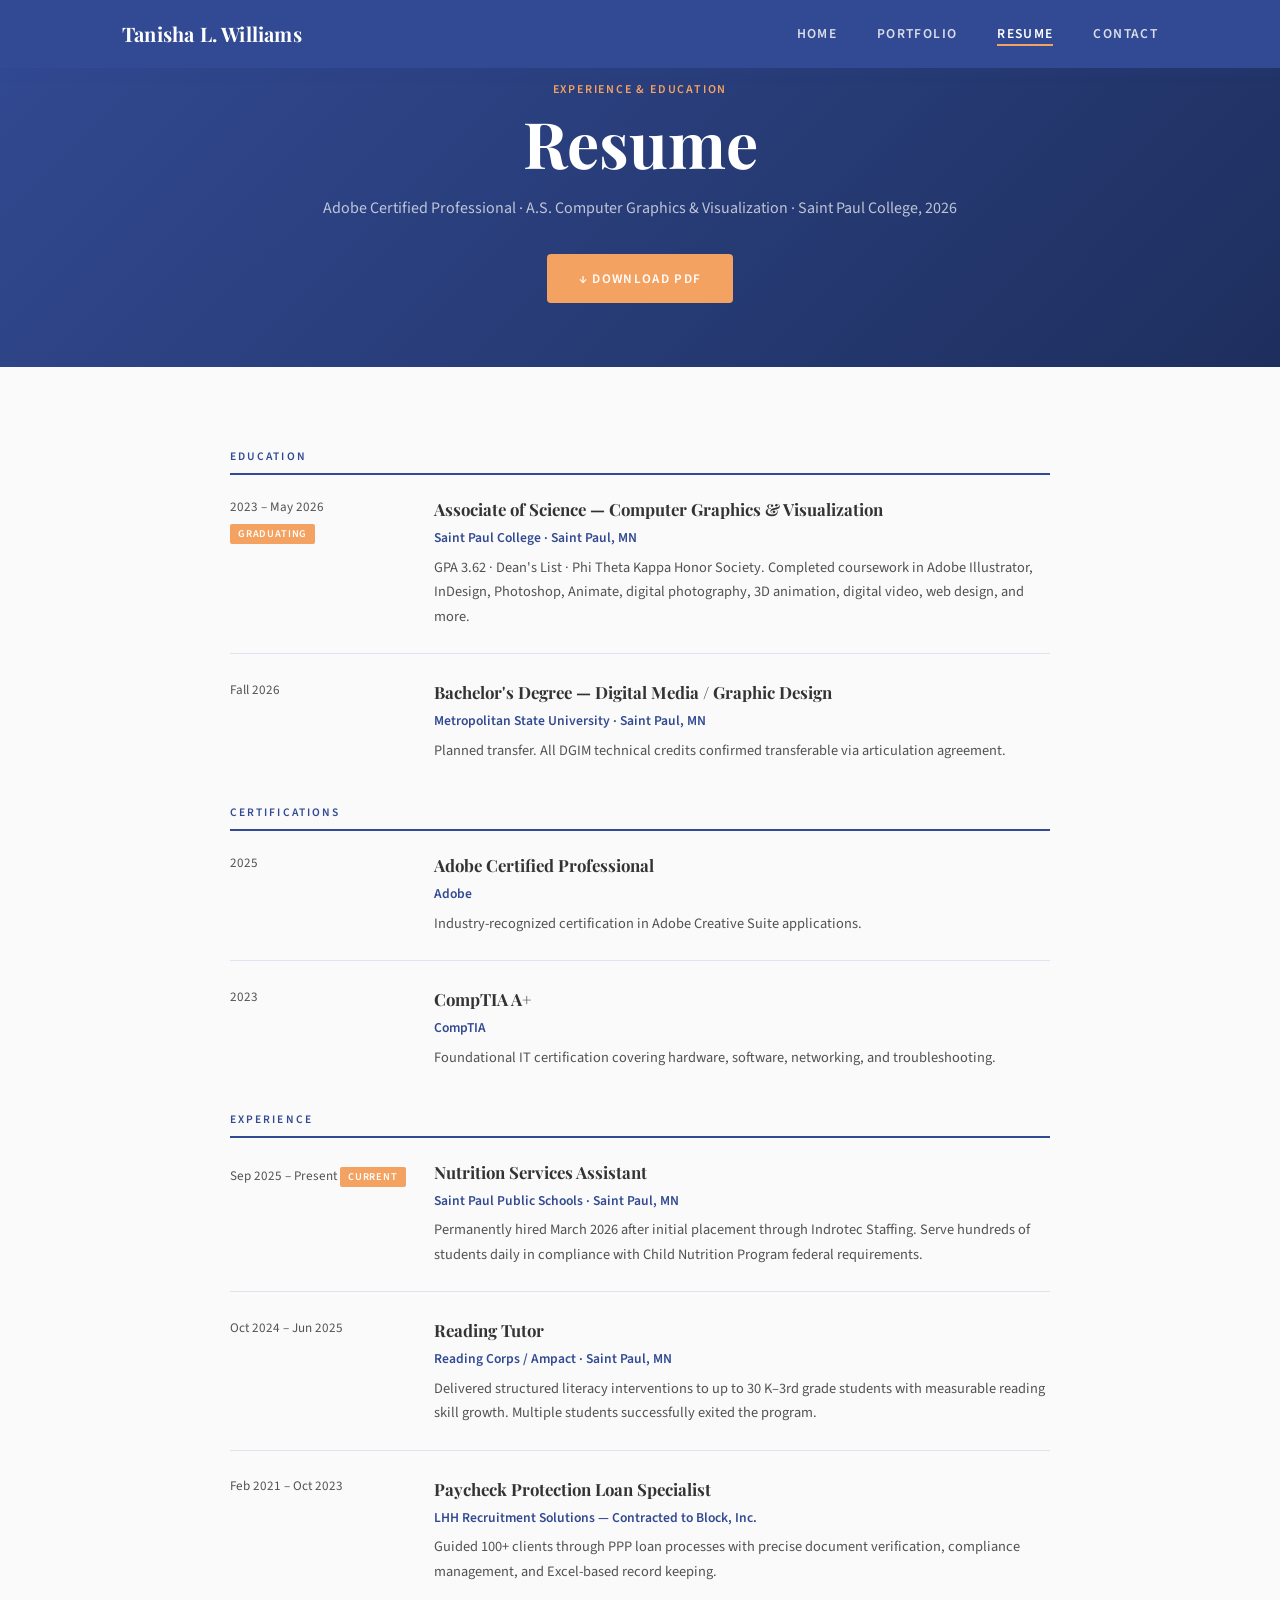
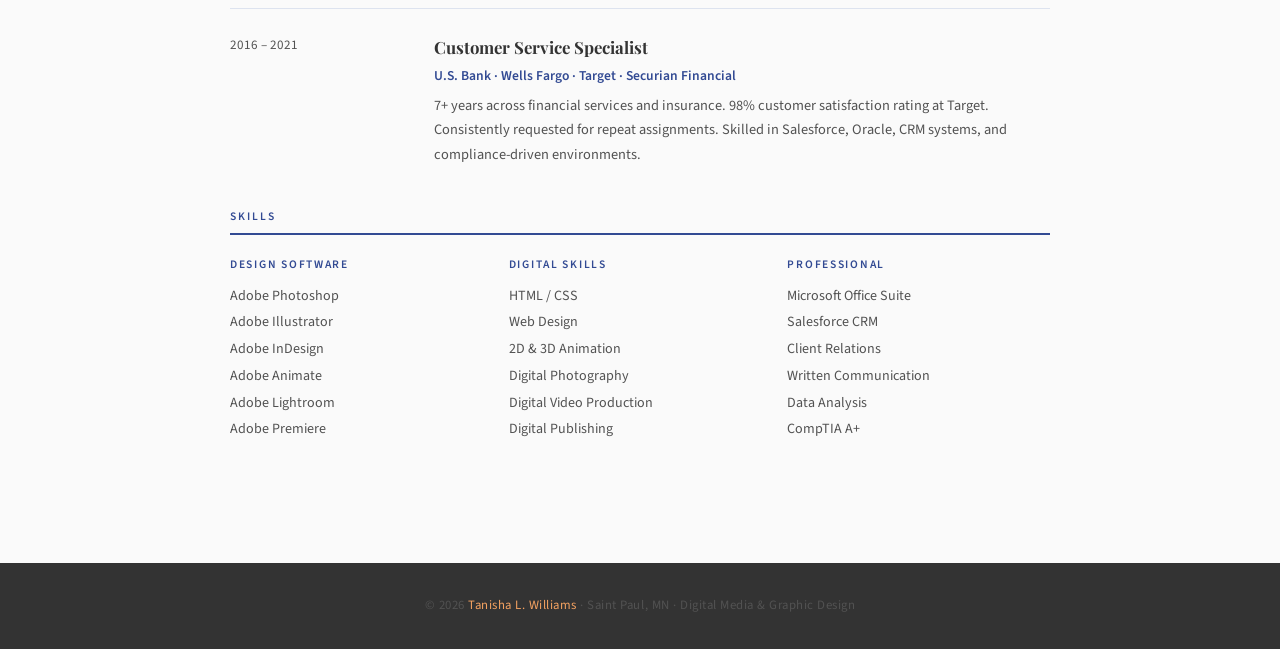
<file: resume.html>
<!DOCTYPE html>
<html lang="en">
<head>
  <meta charset="UTF-8">
  <meta name="viewport" content="width=device-width, initial-scale=1.0">
  <title>Resume — Tanisha L. Williams</title>
  <link rel="stylesheet" href="style.css">
</head>
<body>

  <!-- NAV -->
  <nav class="site-nav">
    <div class="container">
      <a href="index.html" class="nav-logo">Tanisha L. Williams</a>
      <ul class="nav-links">
        <li><a href="index.html">Home</a></li>
        <li><a href="portfolio.html">Portfolio</a></li>
        <li><a href="resume.html" class="active">Resume</a></li>
        <li><a href="contact.html">Contact</a></li>
      </ul>
      <button class="nav-hamburger" id="hamburger" aria-label="Open menu">
        <span></span><span></span><span></span>
      </button>
    </div>
  </nav>

  <!-- MOBILE MENU -->
  <div class="nav-mobile-menu" id="mobileMenu">
    <ul>
      <li><a href="index.html">Home</a></li>
      <li><a href="portfolio.html">Portfolio</a></li>
      <li><a href="resume.html">Resume</a></li>
      <li><a href="contact.html">Contact</a></li>
    </ul>
  </div>

  <!-- HERO -->
  <section class="resume-hero page-top">
    <div class="container">
      <h4 style="color: var(--coral); margin-bottom: 0.5rem;">Experience &amp; Education</h4>
      <h1>Resume</h1>
      <p>Adobe Certified Professional · A.S. Computer Graphics &amp; Visualization · Saint Paul College, 2026</p>
      <div style="margin-top: 1.5rem;">
        <a href="Tanisha_Williams_Resume.pdf" class="btn btn-primary" download>↓ Download PDF</a>
      </div>
    </div>
  </section>

  <!-- RESUME CONTENT -->
  <section class="page-section">
    <div class="container">
      <div class="resume-content">

        <!-- EDUCATION -->
        <div class="resume-section">
          <div class="resume-section-title">Education</div>

          <div class="resume-entry">
            <div class="resume-date">
              2023 – May 2026
              <span class="badge">Graduating</span>
            </div>
            <div>
              <h3>Associate of Science — Computer Graphics &amp; Visualization</h3>
              <p class="org">Saint Paul College · Saint Paul, MN</p>
              <p>GPA 3.62 · Dean's List · Phi Theta Kappa Honor Society. Completed coursework in Adobe Illustrator, InDesign, Photoshop, Animate, digital photography, 3D animation, digital video, web design, and more.</p>
            </div>
          </div>

          <div class="resume-entry">
            <div class="resume-date">Fall 2026</div>
            <div>
              <h3>Bachelor's Degree — Digital Media / Graphic Design</h3>
              <p class="org">Metropolitan State University · Saint Paul, MN</p>
              <p>Planned transfer. All DGIM technical credits confirmed transferable via articulation agreement.</p>
            </div>
          </div>
        </div>

        <!-- CERTIFICATIONS -->
        <div class="resume-section">
          <div class="resume-section-title">Certifications</div>

          <div class="resume-entry">
            <div class="resume-date">2025</div>
            <div>
              <h3>Adobe Certified Professional</h3>
              <p class="org">Adobe</p>
              <p>Industry-recognized certification in Adobe Creative Suite applications.</p>
            </div>
          </div>

          <div class="resume-entry">
            <div class="resume-date">2023</div>
            <div>
              <h3>CompTIA A+</h3>
              <p class="org">CompTIA</p>
              <p>Foundational IT certification covering hardware, software, networking, and troubleshooting.</p>
            </div>
          </div>
        </div>

        <!-- EXPERIENCE -->
        <div class="resume-section">
          <div class="resume-section-title">Experience</div>

          <div class="resume-entry">
            <div class="resume-date">
              Sep 2025 – Present
              <span class="badge">Current</span>
            </div>
            <div>
              <h3>Nutrition Services Assistant</h3>
              <p class="org">Saint Paul Public Schools · Saint Paul, MN</p>
              <p>Permanently hired March 2026 after initial placement through Indrotec Staffing. Serve hundreds of students daily in compliance with Child Nutrition Program federal requirements.</p>
            </div>
          </div>

          <div class="resume-entry">
            <div class="resume-date">Oct 2024 – Jun 2025</div>
            <div>
              <h3>Reading Tutor</h3>
              <p class="org">Reading Corps / Ampact · Saint Paul, MN</p>
              <p>Delivered structured literacy interventions to up to 30 K–3rd grade students with measurable reading skill growth. Multiple students successfully exited the program.</p>
            </div>
          </div>

          <div class="resume-entry">
            <div class="resume-date">Feb 2021 – Oct 2023</div>
            <div>
              <h3>Paycheck Protection Loan Specialist</h3>
              <p class="org">LHH Recruitment Solutions — Contracted to Block, Inc.</p>
              <p>Guided 100+ clients through PPP loan processes with precise document verification, compliance management, and Excel-based record keeping.</p>
            </div>
          </div>

          <div class="resume-entry">
            <div class="resume-date">2016 – 2021</div>
            <div>
              <h3>Customer Service Specialist</h3>
              <p class="org">U.S. Bank · Wells Fargo · Target · Securian Financial</p>
              <p>7+ years across financial services and insurance. 98% customer satisfaction rating at Target. Consistently requested for repeat assignments. Skilled in Salesforce, Oracle, CRM systems, and compliance-driven environments.</p>
            </div>
          </div>
        </div>

        <!-- SKILLS -->
        <div class="resume-section">
          <div class="resume-section-title">Skills</div>
          <div class="resume-skills-grid">
            <div class="resume-skill-group">
              <h4>Design Software</h4>
              <ul>
                <li>Adobe Photoshop</li>
                <li>Adobe Illustrator</li>
                <li>Adobe InDesign</li>
                <li>Adobe Animate</li>
                <li>Adobe Lightroom</li>
                <li>Adobe Premiere</li>
              </ul>
            </div>
            <div class="resume-skill-group">
              <h4>Digital Skills</h4>
              <ul>
                <li>HTML / CSS</li>
                <li>Web Design</li>
                <li>2D &amp; 3D Animation</li>
                <li>Digital Photography</li>
                <li>Digital Video Production</li>
                <li>Digital Publishing</li>
              </ul>
            </div>
            <div class="resume-skill-group">
              <h4>Professional</h4>
              <ul>
                <li>Microsoft Office Suite</li>
                <li>Salesforce CRM</li>
                <li>Client Relations</li>
                <li>Written Communication</li>
                <li>Data Analysis</li>
                <li>CompTIA A+</li>
              </ul>
            </div>
          </div>
        </div>

      </div><!-- end resume-content -->
    </div>
  </section>

  <!-- FOOTER -->
  <footer class="site-footer">
    <p>© 2026 <span>Tanisha L. Williams</span> · Saint Paul, MN · Digital Media &amp; Graphic Design</p>
  </footer>

  <script>
    const hamburger = document.getElementById('hamburger');
    const mobileMenu = document.getElementById('mobileMenu');
    hamburger.addEventListener('click', () => {
      hamburger.classList.toggle('open');
      mobileMenu.classList.toggle('open');
    });
  </script>

</body>
</html>
</file>
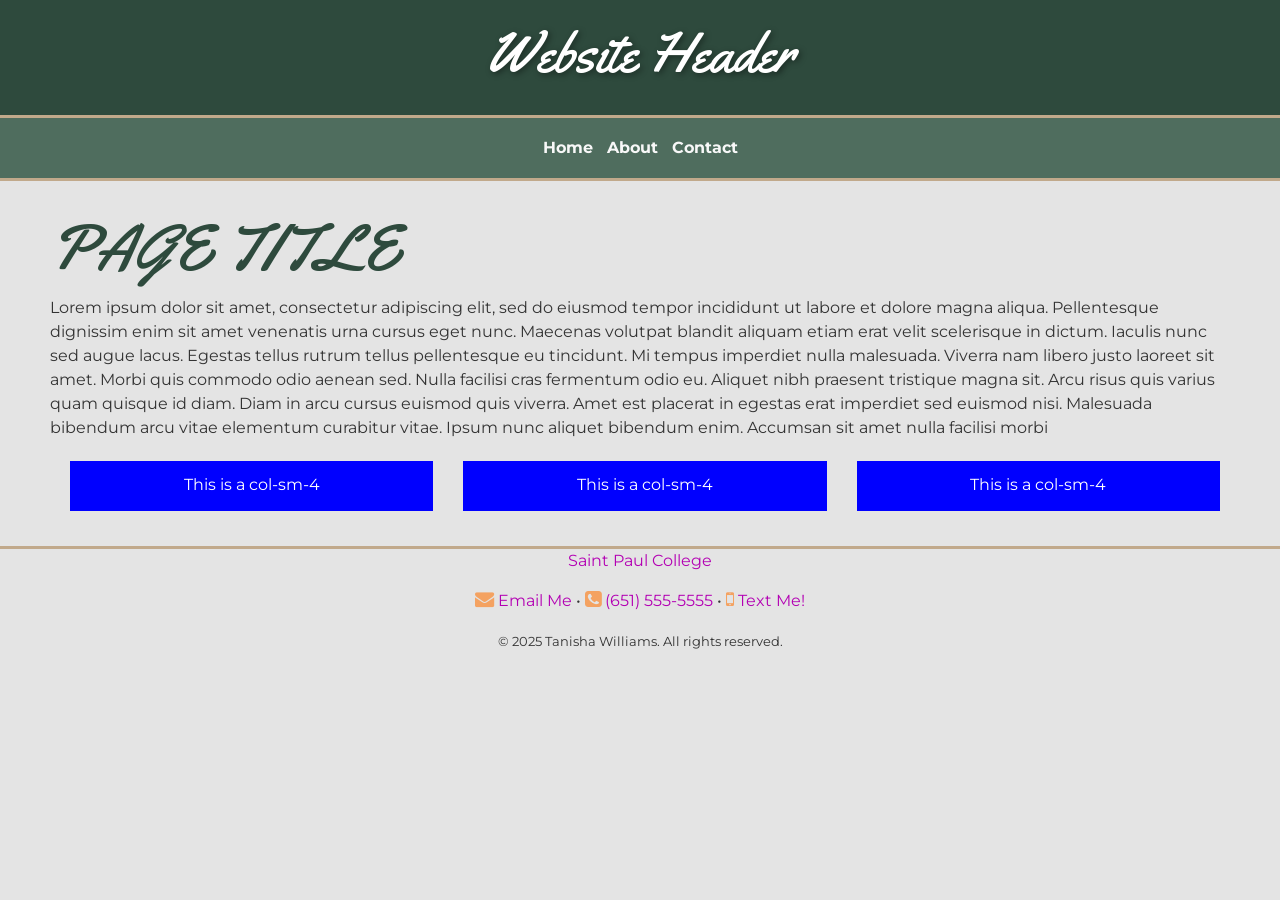
<file: animals/columns.html>
<!DOCTYPE html>
<html lang="en">
<head>
	<meta charset="utf-8">
	<meta name="viewport" content="width=device-width, initial-scale=1, minimum-scale=1" />
	<meta name="description" content="This is an example of a meta description. This will often show up in search results so it is important to write a high quality description for each page of a website">
	<title>WEBSITE NAME::PAGE NAME</title>
	<style>
	   .col-sm-4 p, .col-sm-3 p, .col-sm-9 p,.col-sm-8 p{
	      background-color: blue;
	      height: 50px;
	      width: 100%;
	      margin: 5px;
	      padding: 12px;
	      color: white;
	      text-align: center;
	   }
	</style>

	<!-- Bootstrap Stylesheet-->
	<link rel="stylesheet" href="https://cdn.jsdelivr.net/npm/bootstrap@4.6.1/dist/css/bootstrap.min.css"> 
	<link rel="stylesheet" href="https://cdnjs.cloudflare.com/ajax/libs/font-awesome/4.7.0/css/font-awesome.min.css">
	<link rel="stylesheet" href="style.css">
</head>
<body>
	<header>
		<h1>Website Header</h1>
	</header>
	<nav>
		<ul>
  			<li><a href="index.html">Home</a></li>
    		<li><a href="about.html">About</a></li>
    		<li><a href="contact.html">Contact</a></li>
    	</ul>
	</nav>
	<main>
		<h1>PAGE TITLE</h1>
		<p>Lorem ipsum dolor sit amet, consectetur adipiscing elit, sed do eiusmod tempor incididunt ut labore et dolore magna aliqua. Pellentesque dignissim enim sit amet venenatis urna cursus eget nunc. Maecenas volutpat blandit aliquam etiam erat velit scelerisque in dictum. Iaculis nunc sed augue lacus. Egestas tellus rutrum tellus pellentesque eu tincidunt. Mi tempus imperdiet nulla malesuada. Viverra nam libero justo laoreet sit amet. Morbi quis commodo odio aenean sed. Nulla facilisi cras fermentum odio eu. Aliquet nibh praesent tristique magna sit. Arcu risus quis varius quam quisque id diam. Diam in arcu cursus euismod quis viverra. Amet est placerat in egestas erat imperdiet sed euismod nisi. Malesuada bibendum arcu vitae elementum curabitur vitae. Ipsum nunc aliquet bibendum enim. Accumsan sit amet nulla facilisi morbi</p>
		<div class="container-fluid">
     		<div class="row">

          		<div class="col-sm-4">
                   <p>This is a col-sm-4</p>
               </div><!--closes first column-->
               <div class="col-sm-4">
                   <p>This is a col-sm-4</p>
               </div><!--closes second column-->
               <div class="col-sm-4">
                   <p>This is a col-sm-4</p>
               </div><!--closes third column-->
           	</div><!--closes first row-->
       </div><!--closes container-fluid-->
		


	</main>
	<footer>
		<p><a href="https://saintpaul.edu" target="_blank">Saint Paul College</a><p>
		<p><i class="fa fa-envelope" aria-hidden="true"></i>
		<a href="mailto:williamtanishal@gmail.com" target="_blank">Email Me</a> &bull;
		<i class="fa fa-phone-square" aria-hidden="true"></i>
		<a href="tel:6515555555" target="_blank">(651) 555-5555</a> &bull;
		<i class="fa fa-mobile" aria-hidden="true"></i>
		<a href="sms:6515555555" target="_blank">Text Me!</a></p>
		

		<small>&copy; 2025 Tanisha Williams. All rights reserved. </small>
	</footer>
	<!--jQuery, Popper, and Bootstrap Javascript files-->
<script src="https://cdn.jsdelivr.net/npm/jquery@3.6.0/dist/jquery.slim.min.js"></script>
<script src="https://cdn.jsdelivr.net/npm/popper.js@1.16.1/dist/umd/popper.min.js"></script>
<script src="https://cdn.jsdelivr.net/npm/bootstrap@4.6.1/dist/js/bootstrap.bundle.min.js"></script>

	
</body>
</html>
</file>
<file: style.css>
/* ============================================
   TANISHA L. WILLIAMS — Portfolio
   style.css
   ============================================ */

/* ── GOOGLE FONTS ── */
@import url('https://fonts.googleapis.com/css2?family=Playfair+Display:ital,wght@0,400;0,700;1,400&family=Source+Sans+3:wght@300;400;600&display=swap');

/* ── CSS VARIABLES ── */
:root {
  --blue-dark:    #324A93;
  --blue-light:   #79A0C7;
  --gray-dark:    #333333;
  --gray-mid:     #525252;
  --gray-light:   #FAFAFA;
  --coral:        #F4A261;
  --white:        #FFFFFF;

  --font-display: 'Playfair Display', Georgia, serif;
  --font-body:    'Source Sans 3', sans-serif;

  --nav-height:   68px;
  --max-width:    1100px;
  --radius:       4px;
  --transition:   0.22s ease;
}

/* ── RESET ── */
*, *::before, *::after {
  margin: 0;
  padding: 0;
  box-sizing: border-box;
}

html {
  scroll-behavior: smooth;
}

body {
  background: var(--gray-light);
  color: var(--gray-dark);
  font-family: var(--font-body);
  font-weight: 400;
  font-size: 1rem;
  line-height: 1.7;
  overflow-x: hidden;
}

img {
  max-width: 100%;
  display: block;
}

a {
  color: var(--blue-dark);
  text-decoration: none;
  transition: color var(--transition);
}

a:hover {
  color: var(--coral);
}

/* ── TYPOGRAPHY ── */

h1 {
  font-family: var(--font-display);
  font-size: 4em;
  font-weight: 700;
  line-height: 1.1;
  color: var(--gray-dark);
}

h2 {
  font-family: var(--font-display);
  font-size: 2.4em;
  font-weight: 400;
  line-height: 1.2;
  color: var(--gray-dark);
}

h3 {
  font-family: var(--font-display);
  font-size: 1.5em;
  font-weight: 700;
  color: var(--gray-dark);
}

h4 {
  font-family: var(--font-body);
  font-size: 0.75em;
  font-weight: 600;
  letter-spacing: 0.15em;
  text-transform: uppercase;
  color: var(--blue-dark);
}

p {
  color: var(--gray-mid);
  margin-bottom: 1rem;
}

p:last-child {
  margin-bottom: 0;
}

/* ── LAYOUT ── */
.container {
  max-width: var(--max-width);
  margin: 0 auto;
  padding: 0 2rem;
}

.page-section {
  padding: 5rem 0;
}

.page-section--alt {
  background: #EEF2F8;
}

/* ── NAVIGATION ── */
.site-nav {
  position: fixed;
  top: 0; left: 0; right: 0;
  height: var(--nav-height);
  background: var(--blue-dark);
  z-index: 1000;
  display: flex;
  align-items: center;
  box-shadow: 0 2px 12px rgba(50, 74, 147, 0.18);
}

.site-nav .container {
  display: flex;
  align-items: center;
  justify-content: space-between;
  width: 100%;
}

.nav-logo {
  font-family: var(--font-display);
  font-size: 1.25rem;
  font-weight: 700;
  color: var(--white);
  letter-spacing: 0.01em;
}

.nav-logo:hover {
  color: var(--coral);
}

.nav-links {
  display: flex;
  list-style: none;
  gap: 2.5rem;
  align-items: center;
}

.nav-links a {
  color: rgba(255,255,255,0.82);
  font-size: 0.85rem;
  font-weight: 600;
  letter-spacing: 0.1em;
  text-transform: uppercase;
  transition: color var(--transition);
  position: relative;
  padding-bottom: 3px;
}

.nav-links a::after {
  content: '';
  position: absolute;
  bottom: 0; left: 0;
  width: 0; height: 2px;
  background: var(--coral);
  transition: width var(--transition);
}

.nav-links a:hover,
.nav-links a.active {
  color: var(--white);
}

.nav-links a:hover::after,
.nav-links a.active::after {
  width: 100%;
}

/* Hamburger (mobile) */
.nav-hamburger {
  display: none;
  flex-direction: column;
  gap: 5px;
  background: none;
  border: none;
  cursor: pointer;
  padding: 4px;
}

.nav-hamburger span {
  display: block;
  width: 24px;
  height: 2px;
  background: var(--white);
  transition: all var(--transition);
}

.nav-hamburger.open span:nth-child(1) {
  transform: translateY(7px) rotate(45deg);
}
.nav-hamburger.open span:nth-child(2) {
  opacity: 0;
}
.nav-hamburger.open span:nth-child(3) {
  transform: translateY(-7px) rotate(-45deg);
}

.nav-mobile-menu {
  display: none;
  position: fixed;
  top: var(--nav-height);
  left: 0; right: 0;
  background: var(--blue-dark);
  padding: 1.5rem 2rem;
  z-index: 999;
  box-shadow: 0 8px 24px rgba(0,0,0,0.18);
}

.nav-mobile-menu.open {
  display: block;
}

.nav-mobile-menu ul {
  list-style: none;
  display: flex;
  flex-direction: column;
  gap: 0;
}

.nav-mobile-menu a {
  display: block;
  color: rgba(255,255,255,0.85);
  font-size: 1rem;
  font-weight: 600;
  letter-spacing: 0.08em;
  text-transform: uppercase;
  padding: 0.85rem 0;
  border-bottom: 1px solid rgba(255,255,255,0.1);
  transition: color var(--transition);
}

.nav-mobile-menu a:hover {
  color: var(--coral);
}

/* ── PAGE TOP PADDING ── */
.page-top {
  padding-top: var(--nav-height);
}

/* ── HERO (INDEX) ── */
.hero {
  min-height: calc(100vh - var(--nav-height));
  background: linear-gradient(135deg, var(--blue-dark) 0%, #1e2f5e 60%, #152347 100%);
  display: flex;
  align-items: center;
  position: relative;
  overflow: hidden;
}

.hero::before {
  content: '';
  position: absolute;
  width: 600px; height: 600px;
  border-radius: 50%;
  background: var(--blue-light);
  opacity: 0.07;
  top: -200px; right: -100px;
}

.hero::after {
  content: '';
  position: absolute;
  width: 400px; height: 400px;
  border-radius: 50%;
  background: var(--coral);
  opacity: 0.06;
  bottom: -150px; left: -100px;
}

.hero .container {
  position: relative;
  z-index: 1;
  padding-top: 4rem;
  padding-bottom: 4rem;
}

.hero-eyebrow {
  font-size: 0.78rem;
  font-weight: 600;
  letter-spacing: 0.2em;
  text-transform: uppercase;
  color: var(--coral);
  margin-bottom: 1.2rem;
}

.hero h1 {
  color: var(--white);
  margin-bottom: 1.5rem;
  max-width: 680px;
}

.hero h1 em {
  font-style: italic;
  color: var(--blue-light);
}

.hero-desc {
  color: rgba(255,255,255,0.72);
  font-size: 1.1rem;
  max-width: 520px;
  margin-bottom: 2.5rem;
  line-height: 1.8;
}

.hero-tags {
  display: flex;
  flex-wrap: wrap;
  gap: 0.5rem;
  margin-bottom: 3rem;
}

.tag {
  font-size: 0.72rem;
  font-weight: 600;
  letter-spacing: 0.08em;
  text-transform: uppercase;
  padding: 0.35rem 0.85rem;
  border: 1px solid rgba(121,160,199,0.5);
  color: var(--blue-light);
  border-radius: var(--radius);
}

.hero-cta {
  display: flex;
  gap: 1rem;
  flex-wrap: wrap;
}

/* ── BUTTONS ── */
.btn {
  display: inline-block;
  font-family: var(--font-body);
  font-size: 0.82rem;
  font-weight: 600;
  letter-spacing: 0.1em;
  text-transform: uppercase;
  padding: 0.85rem 2rem;
  border-radius: var(--radius);
  transition: all var(--transition);
  cursor: pointer;
  border: none;
  text-decoration: none;
}

.btn-primary {
  background: var(--coral);
  color: var(--white);
}

.btn-primary:hover {
  background: #e08844;
  color: var(--white);
  transform: translateY(-2px);
  box-shadow: 0 6px 20px rgba(244, 162, 97, 0.35);
}

.btn-outline {
  background: transparent;
  color: var(--white);
  border: 2px solid rgba(255,255,255,0.5);
}

.btn-outline:hover {
  background: var(--white);
  color: var(--blue-dark);
  border-color: var(--white);
  transform: translateY(-2px);
}

.btn-blue {
  background: var(--blue-dark);
  color: var(--white);
}

.btn-blue:hover {
  background: #253a7a;
  color: var(--white);
  transform: translateY(-2px);
  box-shadow: 0 6px 20px rgba(50,74,147,0.3);
}

/* ── SECTION HEADERS ── */
.section-header {
  margin-bottom: 3rem;
}

.section-header h4 {
  margin-bottom: 0.5rem;
}

.section-header h2 {
  margin-bottom: 1rem;
}

.section-header p {
  max-width: 560px;
  font-size: 1.05rem;
}

.divider {
  width: 48px;
  height: 3px;
  background: var(--coral);
  margin: 1rem 0 1.5rem;
  border-radius: 2px;
}

/* ── CARDS (skills, etc.) ── */
.card-grid {
  display: grid;
  grid-template-columns: repeat(auto-fit, minmax(260px, 1fr));
  gap: 1.5rem;
}

.card {
  background: var(--white);
  border-radius: var(--radius);
  padding: 2rem;
  border: 1px solid #dde3ef;
  transition: transform var(--transition), box-shadow var(--transition);
}

.card:hover {
  transform: translateY(-4px);
  box-shadow: 0 12px 32px rgba(50,74,147,0.1);
}

.card-icon {
  font-size: 1.8rem;
  margin-bottom: 1rem;
}

.card h3 {
  font-size: 1.15rem;
  margin-bottom: 0.75rem;
}

.skill-pills {
  display: flex;
  flex-wrap: wrap;
  gap: 0.4rem;
  list-style: none;
}

.skill-pills li {
  font-size: 0.7rem;
  font-weight: 600;
  letter-spacing: 0.05em;
  padding: 0.25rem 0.65rem;
  background: #EEF2F8;
  color: var(--blue-dark);
  border-radius: 2px;
}

/* ── STATS ── */
.stats-grid {
  display: grid;
  grid-template-columns: repeat(4, 1fr);
  gap: 2rem;
  margin-top: 3rem;
}

.stat-item {
  border-left: 3px solid var(--coral);
  padding-left: 1.25rem;
}

.stat-number {
  font-family: var(--font-display);
  font-size: 2.8rem;
  font-weight: 700;
  color: var(--blue-dark);
  line-height: 1;
  margin-bottom: 0.3rem;
}

.stat-label {
  font-size: 0.75rem;
  font-weight: 600;
  letter-spacing: 0.08em;
  text-transform: uppercase;
  color: var(--gray-mid);
}

/* ── PORTFOLIO PAGE ── */
.portfolio-hero {
  background: linear-gradient(135deg, var(--blue-dark), #1e2f5e);
  padding: 5rem 0 4rem;
  text-align: center;
}

.portfolio-hero h1 {
  color: var(--white);
  margin-bottom: 1rem;
}

.portfolio-hero p {
  color: rgba(255,255,255,0.7);
  max-width: 500px;
  margin: 0 auto;
  font-size: 1.05rem;
}

/* Accordion / Dropdown Sections */
.portfolio-accordion {
  max-width: var(--max-width);
  margin: 3rem auto;
  padding: 0 2rem;
}

.accordion-item {
  background: var(--white);
  border: 1px solid #dde3ef;
  border-radius: var(--radius);
  margin-bottom: 1rem;
  overflow: hidden;
}

.accordion-header {
  width: 100%;
  background: none;
  border: none;
  padding: 1.4rem 1.8rem;
  display: flex;
  align-items: center;
  justify-content: space-between;
  cursor: pointer;
  text-align: left;
  transition: background var(--transition);
}

.accordion-header:hover {
  background: #EEF2F8;
}

.accordion-header.active {
  background: var(--blue-dark);
}

.accordion-header-left {
  display: flex;
  align-items: center;
  gap: 1rem;
}

.accordion-icon {
  font-size: 1.4rem;
}

.accordion-title {
  font-family: var(--font-display);
  font-size: 1.2rem;
  font-weight: 700;
  color: var(--gray-dark);
  transition: color var(--transition);
}

.accordion-header.active .accordion-title {
  color: var(--white);
}

.accordion-count {
  font-size: 0.72rem;
  font-weight: 600;
  letter-spacing: 0.1em;
  text-transform: uppercase;
  color: var(--gray-mid);
  transition: color var(--transition);
}

.accordion-header.active .accordion-count {
  color: rgba(255,255,255,0.65);
}

.accordion-chevron {
  width: 20px;
  height: 20px;
  color: var(--gray-mid);
  transition: transform var(--transition), color var(--transition);
  flex-shrink: 0;
}

.accordion-header.active .accordion-chevron {
  transform: rotate(180deg);
  color: var(--white);
}

.accordion-body {
  display: none;
  padding: 1.5rem 1.8rem 2rem;
  border-top: 1px solid #dde3ef;
}

.accordion-body.open {
  display: block;
}

/* Portfolio image grid inside accordion */
.portfolio-grid {
  display: grid;
  grid-template-columns: repeat(auto-fill, minmax(280px, 1fr));
  gap: 1.25rem;
}

.portfolio-card {
  border-radius: var(--radius);
  overflow: hidden;
  position: relative;
  background: #dde3ef;
  aspect-ratio: 4/3;
  cursor: pointer;
}

.portfolio-card img {
  width: 100%;
  height: 100%;
  object-fit: cover;
  transition: transform 0.4s ease;
}

.portfolio-card:hover img {
  transform: scale(1.04);
}

.portfolio-card-overlay {
  position: absolute;
  inset: 0;
  background: linear-gradient(to top, rgba(50,74,147,0.88) 0%, transparent 60%);
  opacity: 0;
  transition: opacity var(--transition);
  display: flex;
  flex-direction: column;
  justify-content: flex-end;
  padding: 1.25rem;
}

.portfolio-card:hover .portfolio-card-overlay {
  opacity: 1;
}

.portfolio-card-overlay h3 {
  color: var(--white);
  font-size: 1rem;
  margin-bottom: 0.2rem;
}

.portfolio-card-overlay p {
  color: rgba(255,255,255,0.75);
  font-size: 0.8rem;
  margin: 0;
}

/* placeholder for empty sections */
.portfolio-placeholder {
  text-align: center;
  padding: 3rem 1rem;
  color: var(--gray-mid);
  font-size: 0.95rem;
  border: 2px dashed #dde3ef;
  border-radius: var(--radius);
}

/* ── RESUME PAGE ── */
.resume-hero {
  background: linear-gradient(135deg, var(--blue-dark), #1e2f5e);
  padding: 5rem 0 4rem;
  text-align: center;
}

.resume-hero h1 {
  color: var(--white);
  margin-bottom: 1rem;
}

.resume-hero p {
  color: rgba(255,255,255,0.7);
  margin-bottom: 2rem;
}

.resume-content {
  max-width: 820px;
  margin: 0 auto;
}

.resume-section {
  margin-bottom: 2.5rem;
}

.resume-section-title {
  font-family: var(--font-body);
  font-size: 0.72rem;
  font-weight: 600;
  letter-spacing: 0.18em;
  text-transform: uppercase;
  color: var(--blue-dark);
  border-bottom: 2px solid var(--blue-dark);
  padding-bottom: 0.4rem;
  margin-bottom: 1.25rem;
}

.resume-entry {
  display: grid;
  grid-template-columns: 180px 1fr;
  gap: 1.5rem;
  margin-bottom: 1.5rem;
  padding-bottom: 1.5rem;
  border-bottom: 1px solid #dde3ef;
}

.resume-entry:last-child {
  border-bottom: none;
  margin-bottom: 0;
  padding-bottom: 0;
}

.resume-date {
  font-size: 0.82rem;
  color: var(--gray-mid);
  padding-top: 0.15rem;
  line-height: 1.5;
}

.resume-date .badge {
  display: inline-block;
  margin-top: 0.4rem;
  font-size: 0.65rem;
  font-weight: 600;
  letter-spacing: 0.08em;
  text-transform: uppercase;
  background: var(--coral);
  color: var(--white);
  padding: 0.15rem 0.5rem;
  border-radius: 2px;
}

.resume-entry h3 {
  font-size: 1.05rem;
  margin-bottom: 0.15rem;
}

.resume-entry .org {
  font-size: 0.85rem;
  color: var(--blue-dark);
  font-weight: 600;
  margin-bottom: 0.4rem;
}

.resume-entry p {
  font-size: 0.9rem;
  margin: 0;
}

.resume-skills-grid {
  display: grid;
  grid-template-columns: repeat(3, 1fr);
  gap: 1rem;
}

.resume-skill-group h4 {
  font-size: 0.72rem;
  margin-bottom: 0.5rem;
}

.resume-skill-group ul {
  list-style: none;
  font-size: 0.88rem;
  color: var(--gray-mid);
  line-height: 1.9;
}

/* ── CONTACT PAGE ── */
.contact-hero {
  background: linear-gradient(135deg, var(--blue-dark), #1e2f5e);
  padding: 5rem 0 4rem;
  text-align: center;
}

.contact-hero h1 {
  color: var(--white);
  margin-bottom: 1rem;
}

.contact-hero p {
  color: rgba(255,255,255,0.7);
  max-width: 480px;
  margin: 0 auto;
}

.contact-grid {
  display: grid;
  grid-template-columns: 1fr 1fr;
  gap: 4rem;
  align-items: start;
}

.contact-info h2 {
  font-size: 1.8rem;
  margin-bottom: 1rem;
}

.contact-item {
  display: flex;
  align-items: center;
  gap: 1rem;
  margin-bottom: 1.25rem;
}

.contact-item-icon {
  width: 44px; height: 44px;
  background: #EEF2F8;
  border-radius: 50%;
  display: flex;
  align-items: center;
  justify-content: center;
  font-size: 1.1rem;
  flex-shrink: 0;
  color: var(--blue-dark);
}

.contact-item-text {
  font-size: 0.9rem;
}

.contact-item-text strong {
  display: block;
  font-size: 0.72rem;
  letter-spacing: 0.1em;
  text-transform: uppercase;
  color: var(--gray-mid);
  margin-bottom: 0.15rem;
}

.contact-item-text a {
  color: var(--gray-dark);
  font-weight: 400;
}

.contact-item-text a:hover {
  color: var(--coral);
}

/* Contact Form */
.contact-form {
  background: var(--white);
  padding: 2.5rem;
  border-radius: var(--radius);
  border: 1px solid #dde3ef;
}

.contact-form h3 {
  font-size: 1.3rem;
  margin-bottom: 1.5rem;
}

.form-group {
  margin-bottom: 1.25rem;
}

.form-group label {
  display: block;
  font-size: 0.78rem;
  font-weight: 600;
  letter-spacing: 0.08em;
  text-transform: uppercase;
  color: var(--gray-mid);
  margin-bottom: 0.4rem;
}

.form-group input,
.form-group textarea {
  width: 100%;
  padding: 0.75rem 1rem;
  border: 1px solid #dde3ef;
  border-radius: var(--radius);
  font-family: var(--font-body);
  font-size: 0.95rem;
  color: var(--gray-dark);
  background: var(--gray-light);
  transition: border-color var(--transition), box-shadow var(--transition);
}

.form-group input:focus,
.form-group textarea:focus {
  outline: none;
  border-color: var(--blue-light);
  box-shadow: 0 0 0 3px rgba(121,160,199,0.18);
}

.form-group textarea {
  height: 140px;
  resize: vertical;
}

/* ── FOOTER ── */
.site-footer {
  background: var(--gray-dark);
  color: rgba(255,255,255,0.5);
  text-align: center;
  padding: 2rem;
  font-size: 0.8rem;
  letter-spacing: 0.04em;
}

.site-footer a {
  color: var(--blue-light);
}

.site-footer a:hover {
  color: var(--coral);
}

.site-footer span {
  color: var(--coral);
}

/* ============================================
   RESPONSIVE — Tablets (max 1024px)
   ============================================ */
@media only screen and (max-width: 1024px) {
  h1 { font-size: 1.8em; }
  h2 { font-size: 1.8em; }

  .stats-grid {
    grid-template-columns: repeat(2, 1fr);
  }

  .resume-skills-grid {
    grid-template-columns: repeat(2, 1fr);
  }

  .contact-grid {
    gap: 2.5rem;
  }
}

/* ============================================
   RESPONSIVE — Smartphones (max 768px)
   ============================================ */
@media only screen and (max-width: 768px) {
  h1 { font-size: 1.5em; }
  h2 { font-size: 1.4em; }

  .nav-links {
    display: none;
  }

  .nav-hamburger {
    display: flex;
  }

  .hero {
    min-height: auto;
    padding: 3rem 0;
  }

  .hero-cta {
    flex-direction: column;
  }

  .hero-cta .btn {
    text-align: center;
  }

  .stats-grid {
    grid-template-columns: repeat(2, 1fr);
    gap: 1.25rem;
  }

  .card-grid {
    grid-template-columns: 1fr;
  }

  .portfolio-grid {
    grid-template-columns: 1fr;
  }

  .resume-entry {
    grid-template-columns: 1fr;
    gap: 0.4rem;
  }

  .resume-skills-grid {
    grid-template-columns: 1fr 1fr;
  }

  .contact-grid {
    grid-template-columns: 1fr;
  }

  .contact-form {
    padding: 1.5rem;
  }

  .accordion-header {
    padding: 1.1rem 1.2rem;
  }

  .accordion-body {
    padding: 1.2rem;
  }

  .page-section {
    padding: 3.5rem 0;
  }
}
</file>
<file: animals/style.css>
@import url("https://fonts.googleapis.com/css2?family=Yellowtail&display=swap");
@import url("https://fonts.googleapis.com/css2?family=Montserrat:ital,wght@0,100..900;1,100..900&display=swap");

body {
  font-family: "Montserrat", sans-serif;
  background-color: #e4e4e4;
  color: #333333;
  margin: 0;
}
h1,
h2,
h3 {
  font-family: "Yellowtail", cursive;
  color: #2e4a3d;
}

h1 {
  font-size: 4em;
}

/* Website Links except the nav */
a:link {
  color: #b300b3;
}
a:visited {
  color: #1f3a93;
}
a:hover {
  color: #99bbff;
}
a:active {
  color: #333333;
}

/* Header */
header {
  background-color: #2e4a3d;
  color: white;
  text-align: center;
  padding: 20px 0;
}

header h1 {
  color: white;
  font-size: 3.5em;
  text-shadow: 2px 2px 6px rgba(0, 0, 0, 0.4);
}

/* Navigation */
nav {
  background-color: #4F6D5E;
  border-top: 3px solid #c1a98b;
  border-bottom: 3px solid #c1a98b;
  padding: 10px;
}
nav ul {
  list-style-type: none;
  text-align: center;
  margin: 8px 0;
  padding: 0;
}
nav li {
  display: inline;
  padding: 5px;
}
nav a {
  text-decoration: none;
  color: white;
  font-weight: bold;
}
nav a:link {
  color: #f8f8f8;
}
nav a:visited {
  color: #f8f8f8;
}
nav a:hover {
  color: #f4a261;
}
nav a:active {
  color: #333333;
}

/* Main */
main {
  max-width: 1200px;
  margin: 20px auto;
  padding: 10px;
}

.hero-image {
  border: 10px solid #728C69;
  border-radius: 8px;
  box-shadow: 0 8px 24px rgba(0, 0, 0, 0.3);
  margin-bottom: 30px;
}

.icon-text-row {
  margin-top: 30px;
  margin-bottom: 30px;
}

.icon-text-row .fa {
  color: #f4a261;
}



.gallery .preview img#preview {
  padding: 4px;
  max-width: 100%;
  height: auto;
  display: block;
  margin: 0 auto;
  border: 8px solid white;
  border-radius: 8px;
  box-shadow: 0 6px 20px rgba(0, 0, 0, 0.3);
}

.gallery-thumbnails img {
  width: 100px;
  height: 75px;
  margin: 4px;
  margin-top: 20px;
  border-radius: 4px;
  box-shadow: 0 2px 6px rgba(0, 0, 0, 0.2);
}

.gallery-thumbnails img:hover {
  opacity: 0.9;
  cursor: pointer;
}

/* Footer */
footer .fa {
  font-size: 1.2em;
  color: #f4a261;
}
footer {
  border-top: #c1a98b 3px solid;
  text-align: center;
}

.footer-top {
  background-color: #2e4a3d;
  color: white;
  padding: 20px;
}

.footer-bottom {
  background-color: #1c1c1c;
  color: #ccc;
  text-align: center;
  padding: 10px;
}

/*CSS without a media query--applies to all sizes unless overridden*/
h1 {
  font-size: 4em;
}

/* CSS Adjustments for Tablets */
@media only screen and (max-width: 1024px) {
  h1 {
    font-size: 1.8em;
  }
}

/* CSS Adjustments for Smartphones */
@media only screen and (max-width: 768px) {
  h1 {
    font-size: 1.5em;
  }
}
</file>
<file: puppies/style.css>
@import url("https://fonts.googleapis.com/css2?family=Outfit:wght@100..900&display=swap");

body {
  font-family: "Outfit", sans-serif;
  background-color: #f8f8f8;
  color: #333333;
  margin: 0;
}



/* Website Links except the nav */
a:link {
  color: #F8F8F8;
}
a:visited {
  color: #5E6A7D;
}
a:hover {
  color: #FF6F61;
}
a:active {
  color: #333333;
}

/* Header */
header {
  text-align: center;
}
header h1 {
  text-shadow: 2px 2px 5px rgba(0, 0, 0, 0.3);
}

/* Navigation */
nav {
  background-color: #1f3a93;
  border-top: 3px solid #007aad;
  border-bottom: 3px solid #007aad;
  padding: 5px;
}
nav ul {
  list-style-type: none;
  text-align: center;
  margin: 8px 0;
  padding: 0;
}
nav li {
  display: inline;
  padding: 5px;
}
nav a {
  text-decoration: none;
}
nav a:link {
  color: #f8f8f8;
}
nav a:visited {
  color: #f8f8f8;
}
nav a:hover {
  color: #FF6F61;
}
nav a:active {
  color: #333333;
}

/* Main */
main {
  max-width: 1200px;
  margin: 20px auto;
  padding: 10px;
}
main h2{
  text-shadow: 2px 2px 5px rgba(0, 0, 0, 0.3);
}
.home-hero{
  background-image:url(images/header.jpg);
  height: 475px;
  background-size:cover;
  background-position: center;
  color: #5E6A7D;
  padding: 10px 10px 10px 30px;
  margin-bottom: 2rem;
  border-radius: 10px;
  border-right: 2px solid #333333;
  border-bottom: 2px solid #333333;
}
.img-fluid{
  border-radius: 10px;
  box-shadow: 0 8px 20px rgba(0, 0, 0, 0.25);
  border: 2px solid #333333;
}
blockquote{
  background-color: #eeeeee;
  border-top: 2px solid #333333;
  border-right: 2px solid #333333;
  border-bottom: 2px solid #333333;
  border-left: 5px solid #007AAD; ;
  padding: 30px;
  margin-bottom: 2rem;
}
blockquote a:link {
  color: #333333; 
}
/*center images on mobile*/
img{
  display:block;
  margin: 0 auto;
}

/* Footer */
.fa {
  font-size: 1em;
  color:#FF6F61;
}
footer {
  border-top: #007aad 3px solid;
  text-align: center;
  background-color: #1f3a93;
  color: #F8F8F8;
}
.footer-content{
  max-width: 1200px;
  margin: auto;
  padding: 0 15px;
}


/*CSS without a media query--applies to all sizes unless overridden*/
h1 {
  font-size: 4em;
}

/* CSS Adjustments for Tablets */
@media only screen and (max-width: 1024px) {
  h1 {
    font-size: 1.8em;
  }
}

/* CSS Adjustments for Smartphones */
@media only screen and (max-width: 768px) {
  h1 {
    font-size: 1.5em;
  }
}
</file>
